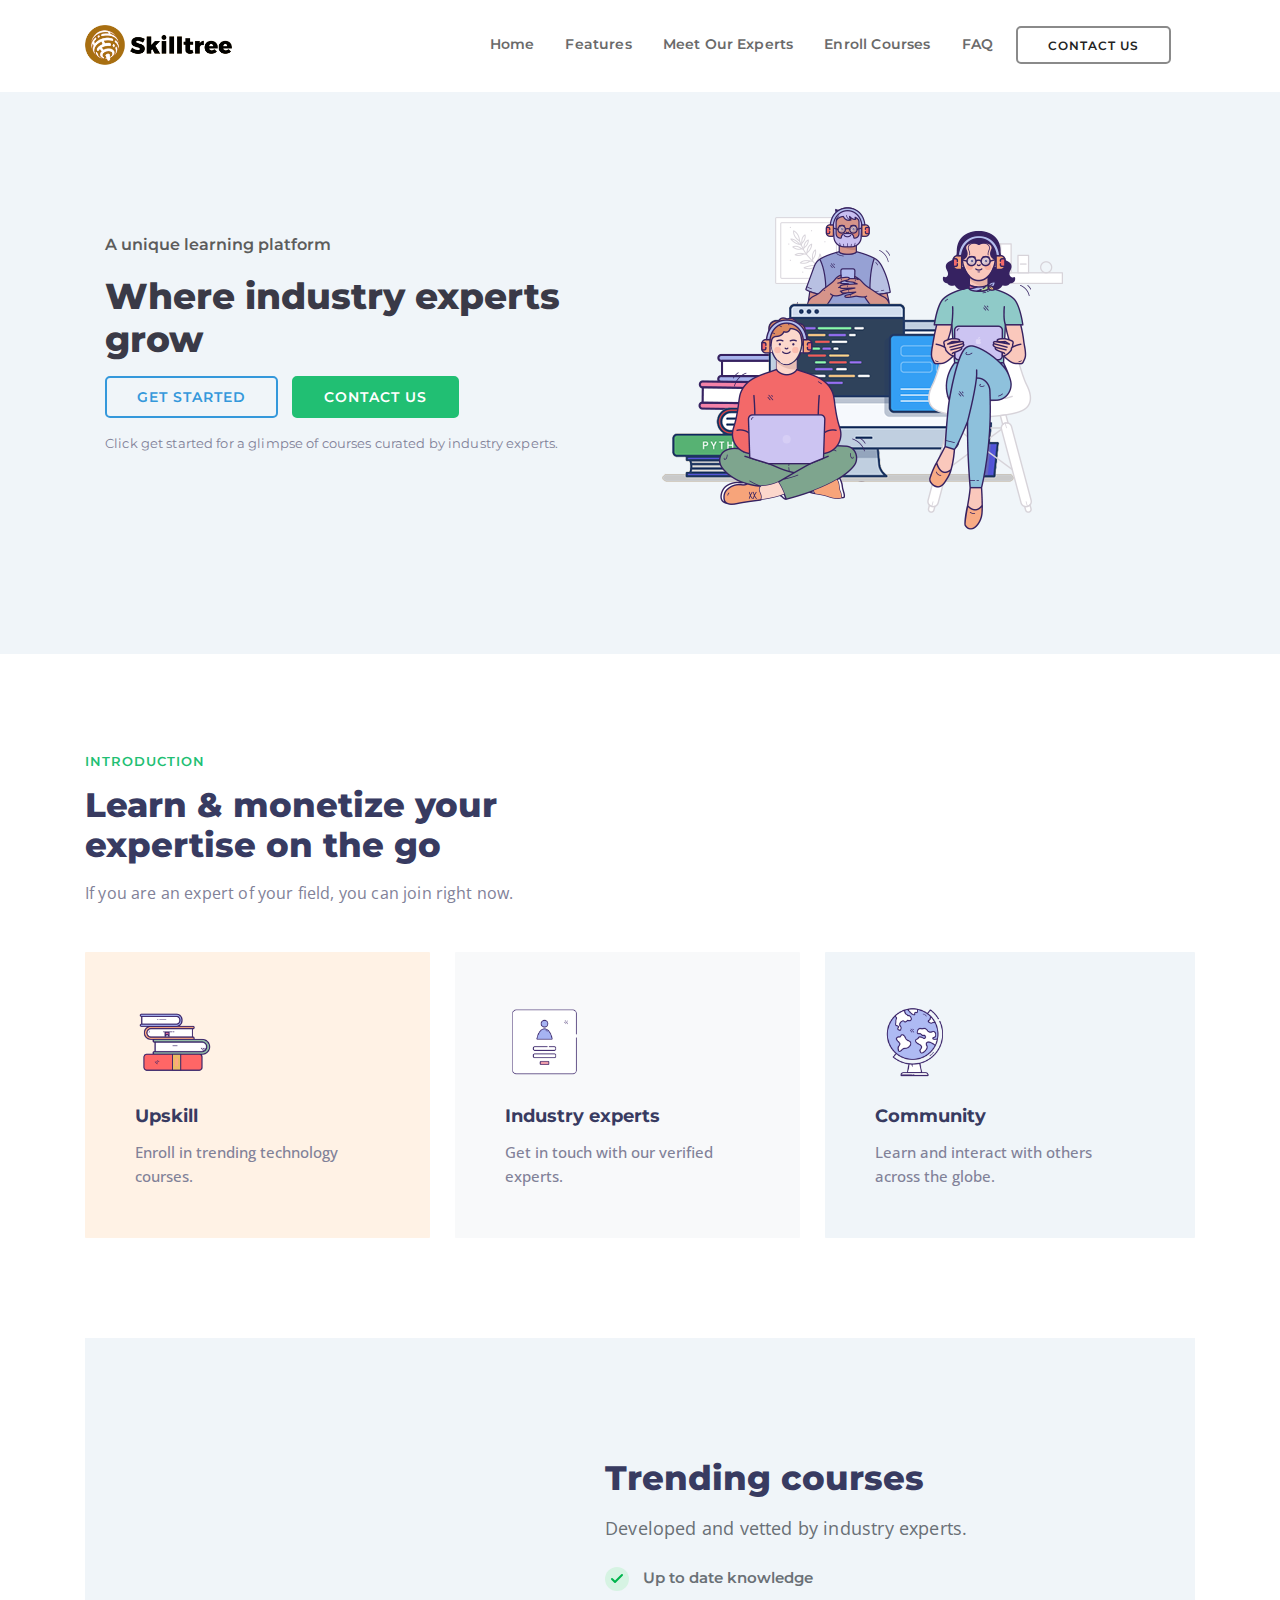
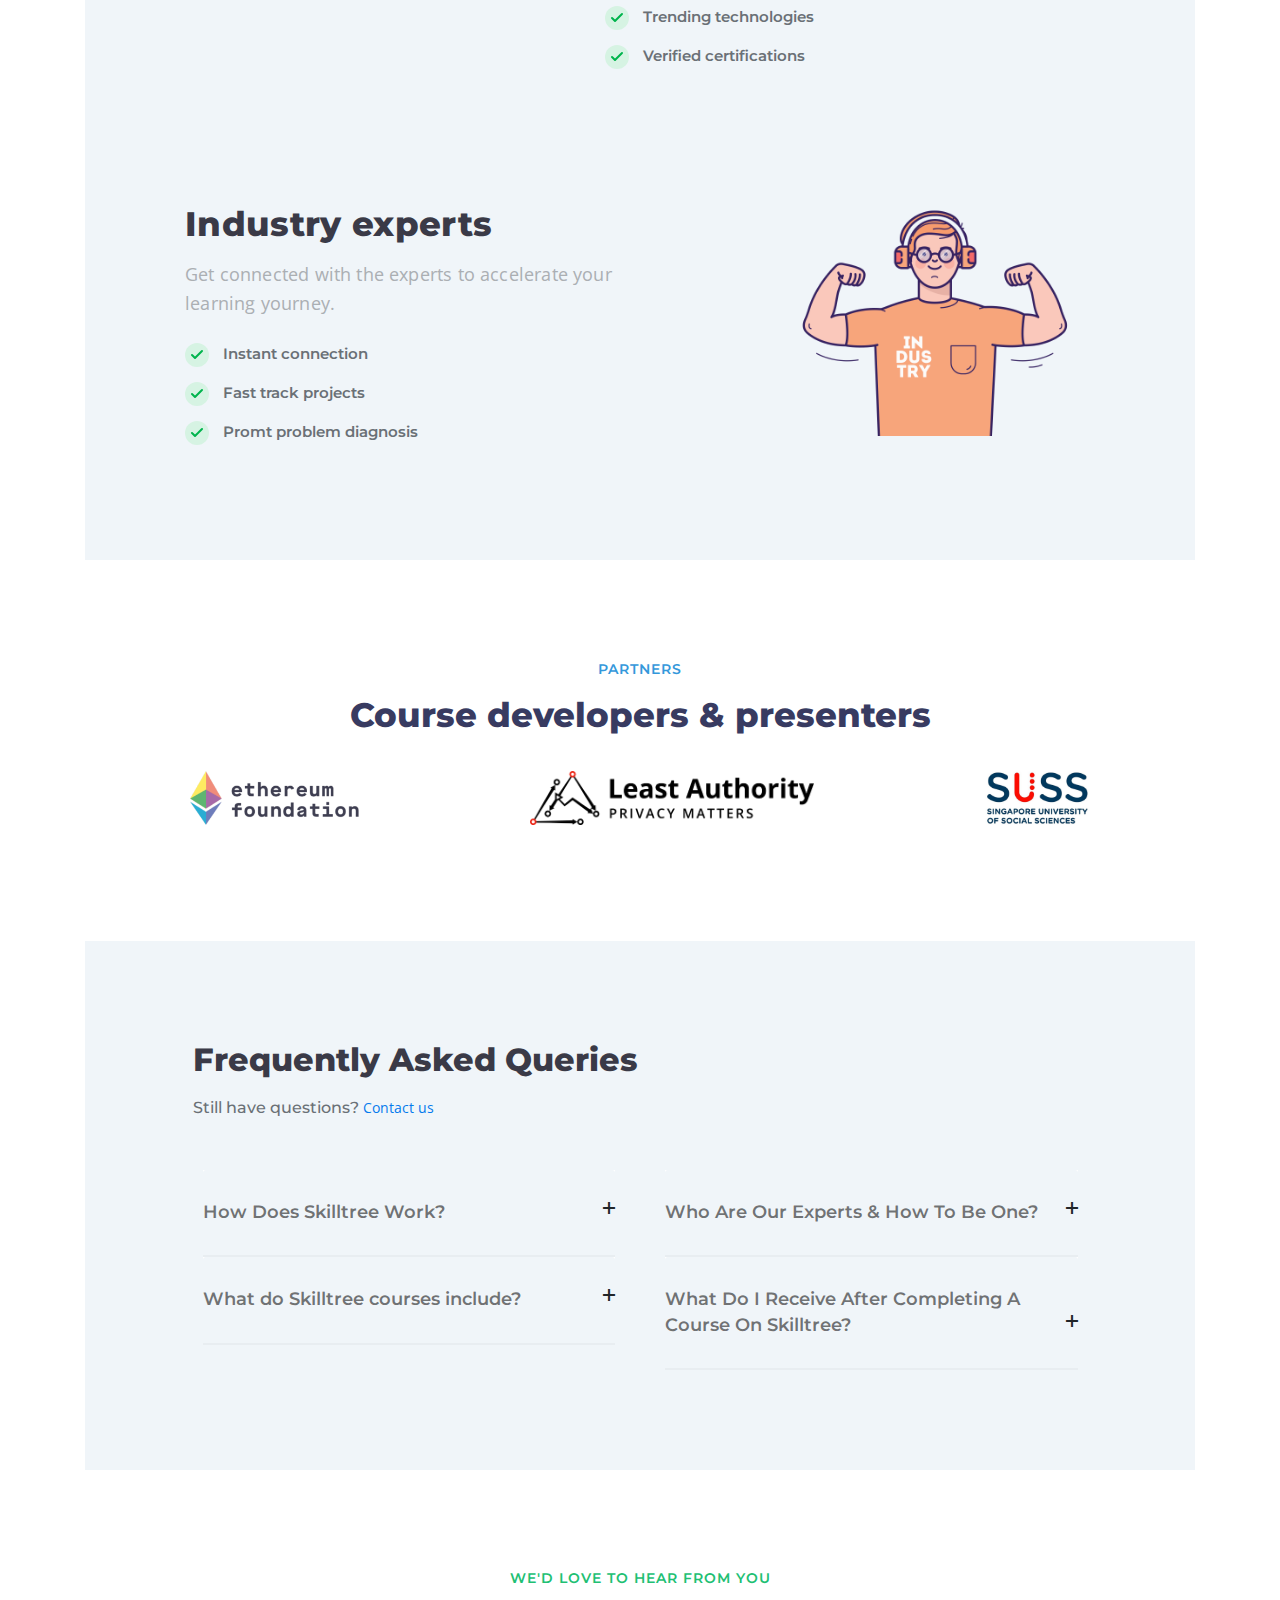
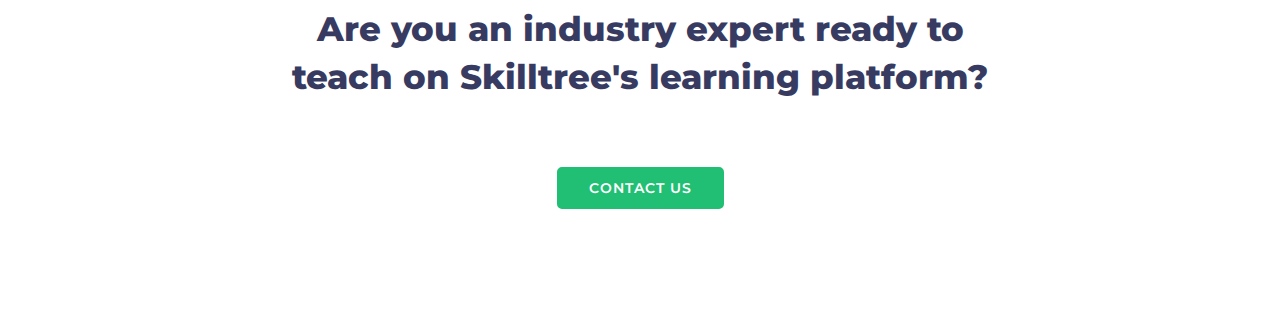
<file: index.html>
<!DOCTYPE html>
<html lang="en">
  <head>
    <meta charset="utf-8">
    <title>SkillTree</title>
    <link rel="icon" href="./assets/icons/favicon.png" type="image/png" sizes="16x16">
    <meta name="viewport" content="width=device-width, initial-scale=1">
    <meta http-equiv="X-UA-Compatible" content="IE=edge">
    <meta name="description" content="Connect Multipurpose  Landing Page Template Template">
    <meta name="keywords" content="Connect HTML Template, Connect Landing Page Template,  Landing Page Template">
    <link href="./assets/css/bootstrap.min.css" rel="stylesheet" type="text/css" media="all" />
    <link href="https://fonts.googleapis.com/css?family=Montserrat:400,500,600,700,800,900%7COpen+Sans:300,400,500" rel="stylesheet">
    <link rel="stylesheet" href="./assets/css/animate.css"> <!-- Resource style -->
    <link rel="stylesheet" href="./assets/css/owl.carousel.css">
    <link rel="stylesheet" href="./assets/css/owl.theme.css">
    <link rel="stylesheet" href="./assets/css/ionicons.min.css"> <!-- Resource style -->
    <link href="./assets/css/stylesheet.css" rel="stylesheet" type="text/css" media="all" />
    <link href="./assets/css/custom.css" rel="stylesheet" type="text/css" media="all" />
  </head>
  <body class="boxed-layout">
    <div class="wrapper">
      <div id="main">
        <!-- Navbar Section -->
<nav class="navbar navbar-expand-md navbar-light bg-light fixed-top wt-border effect-main">
    <div class="container">
      <a class="navbar-brand" href="#">
        <img class="st-logo" src="./assets/images/skilltree-web.png" alt="SkillTree" />
      </a>
      <button class="navbar-toggler" type="button" data-toggle="collapse" data-target="#navbarSupportedContent" aria-controls="navbarSupportedContent" aria-expanded="false" aria-label="Toggle navigation">
       <span class="navbar-toggler-icon"></span>
      </button>
      <div class="collapse navbar-collapse" id="navbarSupportedContent">
        <ul class="navbar-nav ml-auto navbar-right">
          <li class="nav-item"><a class="nav-link js-scroll-trigger" href="/#main">Home</a></li>
          <li class="nav-item"><a class="nav-link js-scroll-trigger" href="/#features">Features</a></li>
          <li class="nav-item"><a class="nav-link js-scroll-trigger" href="/experts.html">Meet Our Experts</a></li>
          <li class="nav-item"><a class="nav-link js-scroll-trigger" href="https://courses.skilltree.org" target="_blank">Enroll Courses</a></li>
          <!-- <li class="nav-item"><a class="nav-link js-scroll-trigger" href="#pricing">Enroll Courses</a></li> -->
          <li class="nav-item"><a class="nav-link js-scroll-trigger" href="#faqs">FAQ</a></li>
          <li><a class="btn-nav js-scroll-trigger" href="#cta">Contact Us</a></li>
        </ul>
      </div>
    </div>
  </nav><!-- Navbar End -->


        
            <div class="home">
    <div class="container">
      <div class="hero-content wow fadeIn" style="visibility: visible; animation-name: fadeIn;">
        <div class="flex-split">
          <div class="container">
            <div class="flex-inner flex-inverted align-center">
              <div class="f-image f-image-inverted">
                <img class="img-fluid" src="assets/images/head2.png" alt="Feature">
              </div>
              <div class="f-text">
                <div class="left-content">
                  <h4>A unique learning platform</h4>
                  <h2>Where industry experts grow</h2>
                  <a class="btn-action btn-outline nav-link js-scroll-trigger" href="https://courses.skilltree.org" target="_blank">Get Started</a>
                  <a class="btn-action" href="mailto:hello@skilltree.org">Contact Us</a>
                </div>
                <p class="condition_txt">Click get started for a glimpse of courses curated by industry experts.<br> </p>
              </div>
            </div>
          </div>
        </div>
      </div>
    </div>
  </div><!-- Hero End -->
        

    
        

        <!--- About Section -->
        <div class="yd-cat">
          <div class="container">
            <div class="cat-inner">
              <div class="cat-flex">
                <div class="cat2">
                  <h4>INTRODUCTION</h4>
                  <h2>Learn &amp; monetize your expertise on the go</h2>
                  <p> If you are an expert of your field, you can join right now.</p>
                </div>
              </div>
              <div class="cat-flex">
                <div class="cat1">
                  <div class="cat-item clr1">
                    <div class="cat-icon">
                      <div class="cat-img">
                        <img src="assets/images/cat1new.png" width="80" alt="Feature">
                      </div>
                    </div>
                    <div class="cat-text">
                      <h3>Upskill</h3>
                      <p>Enroll in trending technology courses.</p>
                    </div>
                  </div>
                </div>
                <div class="cat1">
                  <div class="cat-item clr2">
                    <div class="cat-icon">
                      <div class="cat-img">
                        <img src="assets/images/cat2new.png" width="80" alt="Feature">
                      </div>
                    </div>
                    <div class="cat-text">
                      <h3>Industry experts</h3>
                      <p>Get in touch with our verified experts.</p>
                    </div>
                  </div>
                </div>
                <div class="cat1">
                  <div class="cat-item clr3">
                    <div class="cat-icon">
                      <div class="cat-img">
                        <img src="assets/images/cat3new.png" width="80" alt="Feature">
                      </div>
                    </div>
                    <div class="cat-text">
                      <h3>Community</h3>
                      <p>Learn and interact with others across the globe.</p>
                    </div>
                  </div>
                </div>
              </div>
            </div>
          </div>
        </div>


        <!-- Features Section -->
        <div id="features" class="ft-flex">
          <div class="container">
            <div class="ft-inner align-center">
              <div class="ft-image wow animated" style="visibility: visible;">
                <img class="img-fluid" src="assets/images/support1.png" alt="Feature">
              </div>
              <div class="ft-text">
                <div class="ft-content">
                  <h2>Trending courses</h2>
                  <p> Developed and vetted by industry experts.</p>
                  <ul>
                    <li><img src="assets/icons/tick.svg" alt="Tick"> Up to date knowledge </li>
                    <li><img src="assets/icons/tick.svg" alt="Tick"> Trending technologies </li>
                    <li><img src="assets/icons/tick.svg" alt="Tick"> Verified certifications</li>
                  </ul>
                </div>
              </div>
            </div>

            <div class="ft-inner ft-inverted align-center">
              <div class="ft-image f-image-inverted">
                <img class="img-fluid" src="assets/images/support2.png" alt="Feature">
              </div>
              <div class="ft-text">
                <div class="ft-content">
                  <h2>Industry experts</h2>
                  <p> Get connected with the experts to accelerate your learning yourney.</p>
                  <ul>
                    <li><img src="assets/icons/tick.svg" alt="Tick"> Instant connection </li>
                    <li><img src="assets/icons/tick.svg" alt="Tick"> Fast track projects </li>
                    <li><img src="assets/icons/tick.svg" alt="Tick"> Promt problem diagnosis </li>
                  </ul>
                </div>
              </div>
            </div>
          </div>
        </div>


        <!-- Counter Section -->
        <div class="yd-stats">
          <div class="container-s">
            <div class="row text-center">
             <div class="col-sm-12">
                <div class="intro">
                  <h4>PARTNERS</h4>
                  <h2>Course developers &amp; presenters</h2>
                </div>
              </div>

              <div class="w-100 d-flex justify-content-center justify-content-md-between flex-wrap mt-4">
                <a href="https://ethereum.org" target="_blank"><img class="img-presenter align-self-center" src="assets/images/logos/ethreum_foundation.png" alt="Icon"></a>
                <a href="https://leastauthority.com/" target="_blank"><img class="img-presenter align-self-center" src="assets/images/logos/least_authority.png" alt="Icon"></a>
                <a href="https://suss.edu.sg/" target="_blank"><img class="img-presenter align-self-center" src="assets/images/logos/suss.png" alt="Icon"></a>
              </div>
            </div>
          </div>
        </div><!-- Counter Section Ends -->



        <!-- Faq Section -->
        <div id="faqs" class="yd_faqs">
          <div class="container">
            <div class="faq_inner">
              <div class="col-md-10 offset-md-1">
                <div class="faq_intro">
                  <h2>Frequently Asked Queries</h2>
                  <!-- <p>Pariatur cliche reprehenderit, enim eiusmod high life accusamus terry richardson ad squid.</p> -->
                  <h5>Still have questions?</h5> <a class="link-btm" href="mailto:info@skilltree.com">Contact us</a>
                </div>
                <div id="accordion">
                  <div class="row">
                    <div class="col-md-6 custompadding">
                      <div class="card mb-0">
                        <div class="card-header collapsed" data-toggle="collapse" href="#collapseOne">
                          <a class="card-title">How Does Skilltree Work?</a>
                        </div>
                        <div id="collapseOne" class="collapse" aria-labelledby="headingOne" data-parent="#accordion">
                          <div class="card-body">
                            <p>Skilltree's mission is to help nurture learners into experts and realise the potential of their skills. While learning plays an important role, it is paramount that the acquired knowledge can be applied. 
                              <br><br>Being more than just an extensive library of courses developed by top industry professionals, learners are presented the opportunity to interact directly with the very experts who build their courses. Through their interaction, users can clarify doubts, consult with experts on real-world projects, obtain career advice and much more.
                            </p>
                          </div>
                        </div>
                      </div>
                    </div>
                    <div class="col-md-6 custompadding">
                      <div class="card mb-0">
                        <div class="card-header collapsed" data-toggle="collapse" href="#collapseTwo">
                          <a class="card-title">Who Are Our Experts & How To Be One?</a>
                        </div>
                        <div id="collapseTwo" class="collapse" aria-labelledby="headingTwo" data-parent="#accordion">
                          <div class="card-body">
                            <p>Skilltree provides experts ranging from industry leaders to the very creators of the technology we use daily. 
                              <br><br>
                              And beyond learning from experts, learners can also earn the opportunity to join the ranks of our experts. Through a series of gruelling tests and other expert recommendations, experts can validate themselves. 
                            </p>
                          </div>
                        </div>
                      </div>
                    </div>
                    <div class="col-md-6 custompadding">
                      <div class="card mb-0">
                        <div class="card-header collapsed" data-toggle="collapse" href="#collapseThree">
                          <a class="card-title">What do Skilltree courses include?</a>
                        </div>
                        <div id="collapseThree" class="collapse" aria-labelledby="headingThree" data-parent="#accordion">
                          <div class="card-body">
                            <p>Each course on Skilltree's platform is created by industry experts and delivered using their very own pedagogical approach. 
                              Each course is typically are a series of videos, slides & text. Additionally, resources can  be added by instructors to provide an enhanced experience.
                            </p>
                          </div>
                        </div>
                      </div>
                    </div>
                    <div class="col-md-6 custompadding">
                      <div class="card mb-0">
                        <div class="card-header collapsed" data-toggle="collapse" href="#collapseFour">
                          <a class="card-title">What Do I Receive After Completing A Course On Skilltree?
                          </a>
                        </div>
                        <div id="collapseFour" class="collapse" aria-labelledby="headingThree" data-parent="#accordion">
                          <div class="card-body">
                            <p>Upon successful completion of each course on skilltree's platform, learners will receive a certificate on the ethereum blockchain documenting their accomplishment.</p>
                          </div>
                        </div>
                      </div>
                    </div>
                  </div>
                </div>
              </div>
            </div>
          </div>
        </div><!-- Faq Section End -->



        <div id="cta" class="yd_cta_box">
          <div class="container">
            <div class="cta_box">
              <div class="cta_box_inner">
                <div class="col-sm-12 col-md-12">
                  <h4>We'd love to hear from you</h4>
                  <h2>Are you an industry expert ready to teach on Skilltree's learning platform?</h2>
                  <div class="form">

                    <a href="mailto:hello@skilltree.org"  class="btn-action">Contact Us</a>

                  </div>
                </div>
              </div>
            </div>
          </div>
        </div>


        <!-- Footer -->
        
      </div> <!-- Main -->
    </div><!-- Wrapper -->


    <!-- Jquery and Js Plugins -->
    <script src="./assets/js/jquery-2.1.1.js"></script>
    <script src="./assets/js/popper.min.js"></script>
    <script src="./assets/js/bootstrap.min.js"></script>
    <script src="./assets/js/jquery.validate.min.js"></script>
    <script src="./assets/js/plugins.js"></script>
    <script src="./assets/js/custom.js"></script>
  

</body></html>
</file>
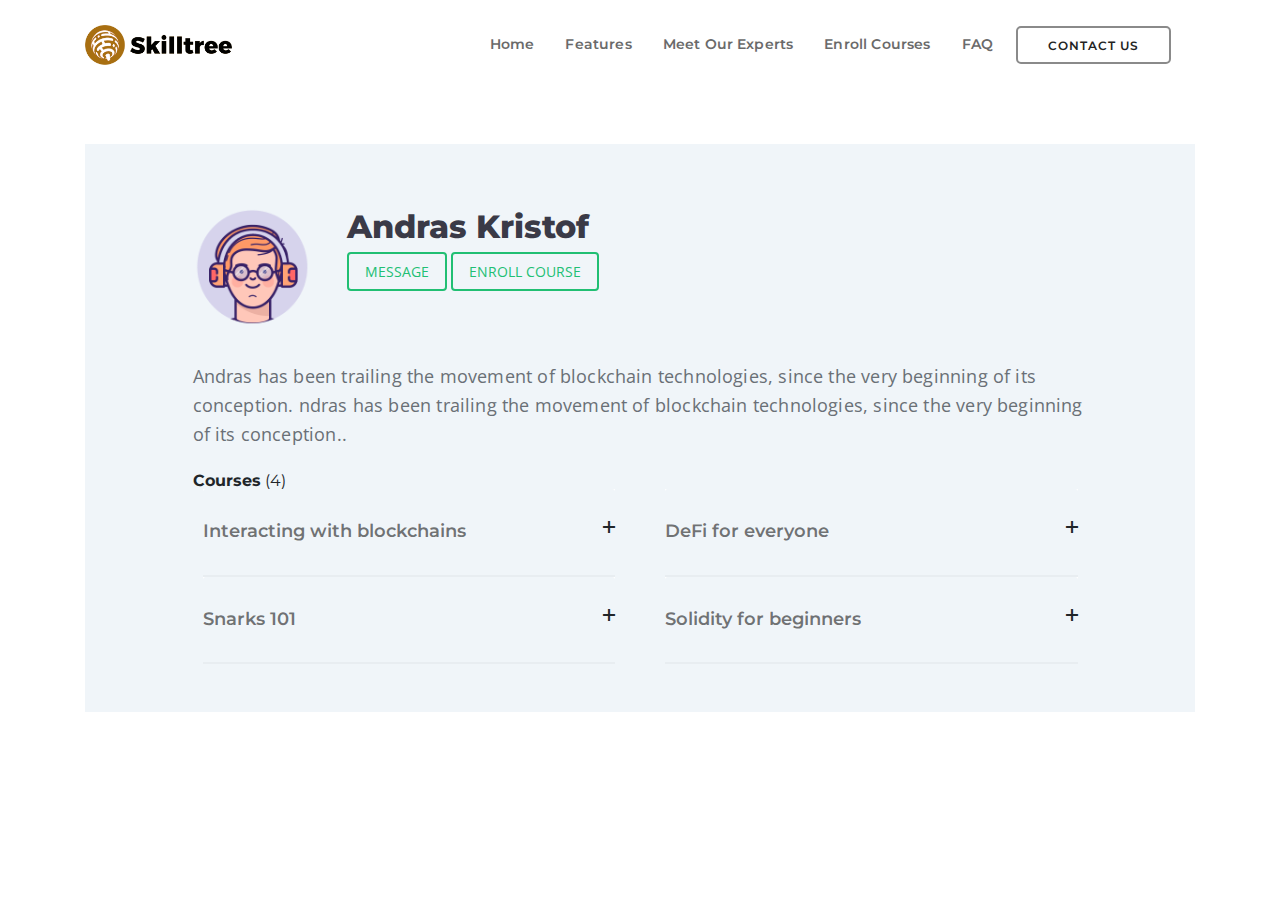
<file: expert-sub.html>
<!DOCTYPE html>
<html lang="en">
  <head>
    <meta charset="utf-8">
    <title>SkillTree</title>
    <link rel="icon" href="assets/icons/favicon.png" type="image/png" sizes="16x16">
    <meta name="viewport" content="width=device-width, initial-scale=1">
    <meta http-equiv="X-UA-Compatible" content="IE=edge">
    <meta name="description" content="Connect Multipurpose  Landing Page Template Template">
    <meta name="keywords" content="Connect HTML Template, Connect Landing Page Template,  Landing Page Template">
    <link href="assets/css/bootstrap.min.css" rel="stylesheet" type="text/css" media="all" />
    <link href="https://fonts.googleapis.com/css?family=Montserrat:400,500,600,700,800,900%7COpen+Sans:300,400,500" rel="stylesheet">
    <link rel="stylesheet" href="assets/css/animate.css"> <!-- Resource style -->
    <link rel="stylesheet" href="assets/css/owl.carousel.css">
    <link rel="stylesheet" href="assets/css/owl.theme.css">
    <link rel="stylesheet" href="assets/css/ionicons.min.css"> <!-- Resource style -->
    <link href="assets/css/stylesheet.css" rel="stylesheet" type="text/css" media="all" />
    <link href="assets/css/custom.css" rel="stylesheet" type="text/css" media="all" />
  </head>
  <body class="boxed-layout">
    <div class="wrapper">
      <!-- Navbar Section -->
      <nav class="navbar navbar-expand-md navbar-light bg-light fixed-top wt-border effect-main">
        <div class="container">
          <a class="navbar-brand" href="#">
            <img class="st-logo" src="assets/images/skilltree-web.png" alt="SkillTree" />
          </a>
          <button class="navbar-toggler" type="button" data-toggle="collapse" data-target="#navbarSupportedContent" aria-controls="navbarSupportedContent" aria-expanded="false" aria-label="Toggle navigation">
           <span class="navbar-toggler-icon"></span>
          </button>
          <div class="collapse navbar-collapse" id="navbarSupportedContent">
            <ul class="navbar-nav ml-auto navbar-right">
              <li class="nav-item"><a class="nav-link js-scroll-trigger" href="#main">Home</a></li>
              <li class="nav-item"><a class="nav-link js-scroll-trigger" href="#features">Features</a></li>
              <li class="nav-item"><a class="nav-link js-scroll-trigger" href="/experts">Meet Our Experts</a></li>
              <li class="nav-item"><a class="nav-link js-scroll-trigger" href="https://courses.skilltree.org" target="_blank">Enroll Courses</a></li>
              <!-- <li class="nav-item"><a class="nav-link js-scroll-trigger" href="#pricing">Enroll Courses</a></li> -->
              <li class="nav-item"><a class="nav-link js-scroll-trigger" href="#faqs">FAQ</a></li>
              <li><a class="btn-nav js-scroll-trigger" href="#cta">Contact Us</a></li>
            </ul>
          </div>
        </div>
      </nav><!-- Navbar End -->


      <div id="main" class="main mt-5 pt-5">
    

        <!-- Expert-->
        <div id="faqs" class="yd_faqs mt-5">
          <div class="container">
            <div class="faq_inner py-5">
              <div class="col-md-10 offset-md-1">
                
                <div class="row py-3">
                  <div class="col-sm-2">
                    <img src="assets/images/experts/cat1newMAL.png" width="120" alt="Feature">
                  </div>

                  <div class="col-sm-10 ">
                      <h2>Andras Kristof</h2>
                      <a class="btn btn-outline green nav-link" href="#" target="_blank">MESSAGE</a> <a class="btn  btn-outline green nav-link" href="#" target="_blank">ENROLL COURSE</a>
                  </div>


                </div>

                <p>Andras has been trailing the movement of blockchain technologies, since the very beginning of its conception. ndras has been trailing the movement of blockchain technologies, since the very beginning of its conception..</p>

                
                <h3><span class="font-bold">Courses</span> (4)</h3>

                <div id="accordion">
                  <div class="row">
                    <div class="col-md-6 custompadding">
                      <div class="card mb-0">
                        <div class="card-header collapsed" data-toggle="collapse" href="#collapseOne">
                          <a class="card-title">Interacting with blockchains</a>
                        </div>
                        <div id="collapseOne" class="collapse" aria-labelledby="headingOne" data-parent="#accordion">
                          <div class="card-body">
                            <p>Skilltree's mission is to help nurture learners into experts and realise the potential of their skills. While learning plays an important role, it is paramount that the acquired knowledge can be applied. 
                                <br><br>Being more than just an extensive library of courses developed by top industry professionals, learners are presented the opportunity to interact directly with the very experts who build their courses. Through their interaction, users can clarify doubts, consult with experts on real-world projects, obtain career advice and much more.
                            </p>
                          </div>
                        </div>
                      </div>
                    </div>
                    <div class="col-md-6 custompadding">
                      <div class="card mb-0">
                        <div class="card-header collapsed" data-toggle="collapse" href="#collapseTwo">
                          <a class="card-title">DeFi for everyone</a>
                        </div>
                        <div id="collapseTwo" class="collapse" aria-labelledby="headingTwo" data-parent="#accordion">
                          <div class="card-body">
                            <p>Skilltree provides experts ranging from industry leaders to the very creators of the technology we use daily. 
                              <br><br>
                              And beyond learning from experts, learners can also earn the opportunity to join the ranks of our experts. Through a series of gruelling tests and other expert recommendations, experts can validate themselves. 
                            </p>
                          </div>
                        </div>
                      </div>
                    </div>
                    <div class="col-md-6 custompadding">
                      <div class="card mb-0">
                        <div class="card-header collapsed" data-toggle="collapse" href="#collapseThree">
                          <a class="card-title">Snarks 101</a>
                        </div>
                        <div id="collapseThree" class="collapse" aria-labelledby="headingThree" data-parent="#accordion">
                          <div class="card-body">
                            <p>Each course on Skilltree's platform is created by industry experts and delivered using their very own pedagogical approach. 
                              Each course is typically are a series of videos, slides & text. Additionally, resources can  be added by instructors to provide an enhanced experience.
                            </p>
                          </div>
                        </div>
                      </div>
                    </div>
                    <div class="col-md-6 custompadding">
                      <div class="card mb-0">
                        <div class="card-header collapsed" data-toggle="collapse" href="#collapseFour">
                          <a class="card-title">Solidity for beginners
                          </a>
                        </div>
                        <div id="collapseFour" class="collapse" aria-labelledby="headingThree" data-parent="#accordion">
                          <div class="card-body">
                            <p>Upon successful completion of each course on skilltree's platform, learners will receive a certificate on the ethereum blockchain documenting their accomplishment.</p>
                          </div>
                        </div>
                      </div>
                    </div>
                  </div>
                </div>
              </div>
            </div>
          </div>
        </div><!-- Faq Section End -->


      </div> <!-- Main -->
    </div><!-- Wrapper -->


    <!-- Jquery and Js Plugins -->
    <script src="assets/js/jquery-2.1.1.js"></script>
    <script src="assets/js/popper.min.js"></script>
    <script src="assets/js/bootstrap.min.js"></script>
    <script src="assets/js/jquery.validate.min.js"></script>
    <script src="assets/js/plugins.js"></script>
    <script src="assets/js/custom.js"></script>
  

</body></html>
</file>
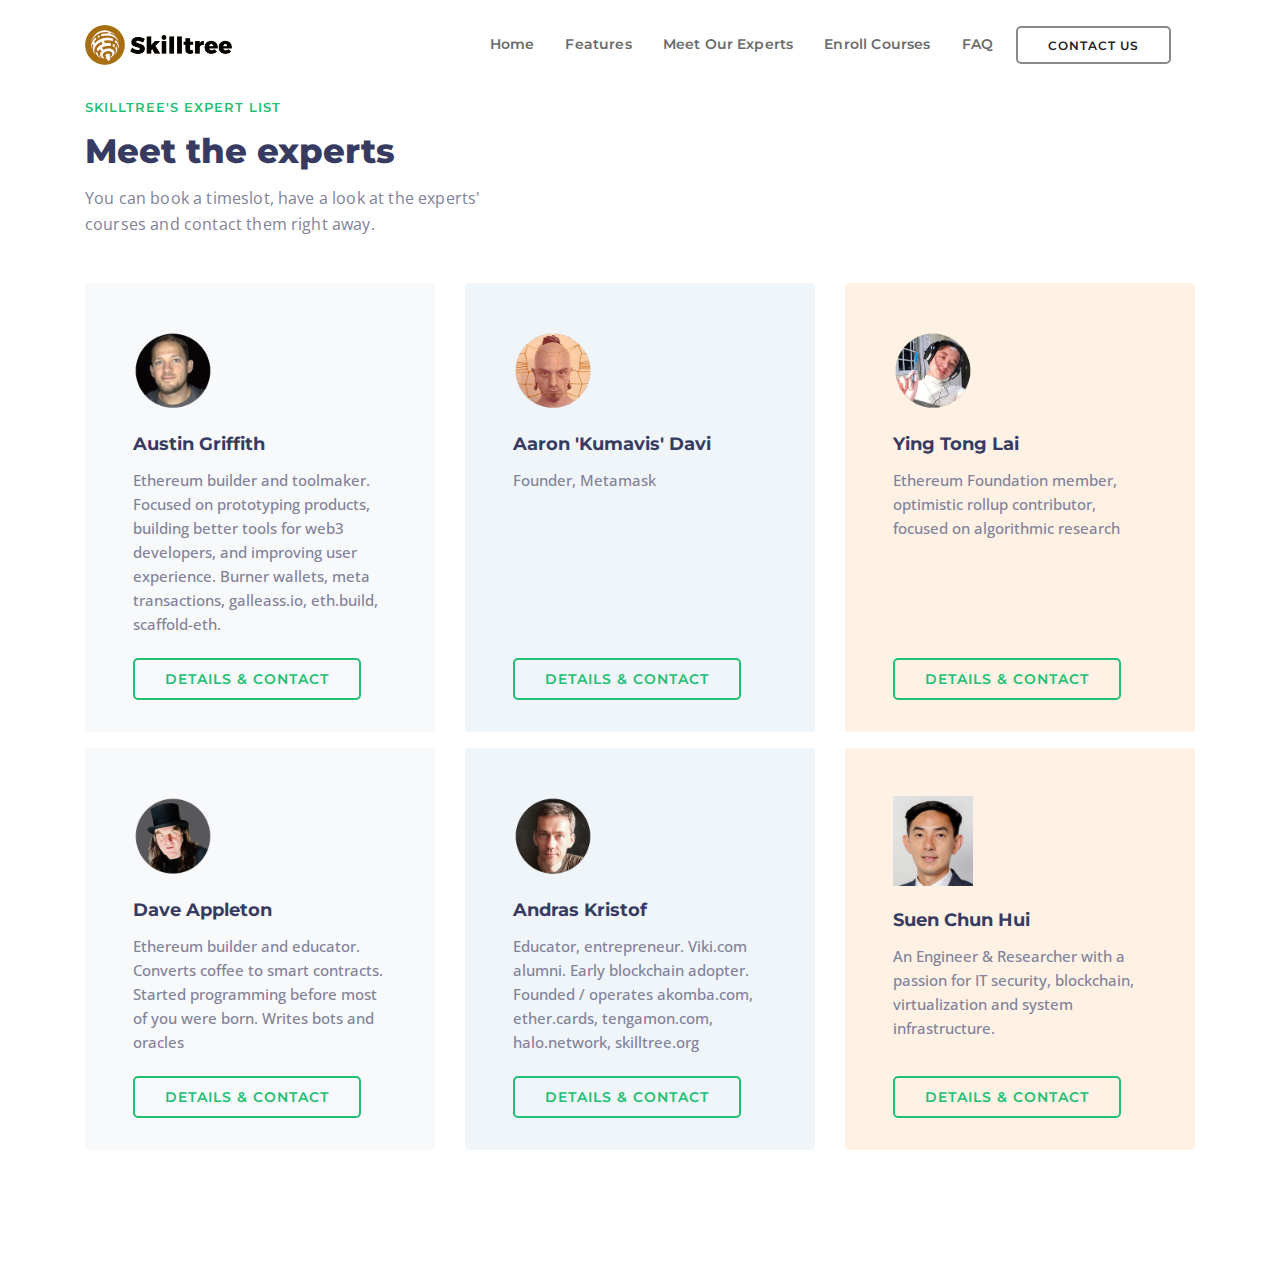
<file: experts.html>
<!DOCTYPE html>
<html lang="en">
  <head>
    <meta charset="utf-8">
    <title>SkillTree</title>
    <link rel="icon" href="./assets/icons/favicon.png" type="image/png" sizes="16x16">
    <meta name="viewport" content="width=device-width, initial-scale=1">
    <meta http-equiv="X-UA-Compatible" content="IE=edge">
    <meta name="description" content="Connect Multipurpose  Landing Page Template Template">
    <meta name="keywords" content="Connect HTML Template, Connect Landing Page Template,  Landing Page Template">
    <link href="./assets/css/bootstrap.min.css" rel="stylesheet" type="text/css" media="all" />
    <link href="https://fonts.googleapis.com/css?family=Montserrat:400,500,600,700,800,900%7COpen+Sans:300,400,500" rel="stylesheet">
    <link rel="stylesheet" href="./assets/css/animate.css"> <!-- Resource style -->
    <link rel="stylesheet" href="./assets/css/owl.carousel.css">
    <link rel="stylesheet" href="./assets/css/owl.theme.css">
    <link rel="stylesheet" href="./assets/css/ionicons.min.css"> <!-- Resource style -->
    <link href="./assets/css/stylesheet.css" rel="stylesheet" type="text/css" media="all" />
    <link href="./assets/css/custom.css" rel="stylesheet" type="text/css" media="all" />
  </head>
  <body class="boxed-layout">
    <div class="wrapper">
      <div id="main">
        <!-- Navbar Section -->
<nav class="navbar navbar-expand-md navbar-light bg-light fixed-top wt-border effect-main">
    <div class="container">
      <a class="navbar-brand" href="#">
        <img class="st-logo" src="./assets/images/skilltree-web.png" alt="SkillTree" />
      </a>
      <button class="navbar-toggler" type="button" data-toggle="collapse" data-target="#navbarSupportedContent" aria-controls="navbarSupportedContent" aria-expanded="false" aria-label="Toggle navigation">
       <span class="navbar-toggler-icon"></span>
      </button>
      <div class="collapse navbar-collapse" id="navbarSupportedContent">
        <ul class="navbar-nav ml-auto navbar-right">
          <li class="nav-item"><a class="nav-link js-scroll-trigger" href="/#main">Home</a></li>
          <li class="nav-item"><a class="nav-link js-scroll-trigger" href="/#features">Features</a></li>
          <li class="nav-item"><a class="nav-link js-scroll-trigger" href="/experts.html">Meet Our Experts</a></li>
          <li class="nav-item"><a class="nav-link js-scroll-trigger" href="https://courses.skilltree.org" target="_blank">Enroll Courses</a></li>
          <!-- <li class="nav-item"><a class="nav-link js-scroll-trigger" href="#pricing">Enroll Courses</a></li> -->
          <li class="nav-item"><a class="nav-link js-scroll-trigger" href="#faqs">FAQ</a></li>
          <li><a class="btn-nav js-scroll-trigger" href="#cta">Contact Us</a></li>
        </ul>
      </div>
    </div>
  </nav><!-- Navbar End -->


        

    
        

<!--- Experts Section -->
<div class="yd-cat" id="experts">
    <div class="container">
      <div class="cat-inner">
        <div class="cat-flex">
          <div class="cat2">
            <h4>SkillTree's expert list</h4>
            <h2>Meet the experts</h2>
            <p> You can book a timeslot, have a look at the experts' courses and contact them right away.</p>
          </div>
        </div>

        <div class="row">
          
            
            <div class="col-md4-4 col-lg-4 col-sm d-flex mb-3">
              <div class="exp-card card card-body flex-fill p-5 border-0 bg2">
                <div class="cat-icon">
                    <div class="cat-img">
                      <img src="assets/images/experts/avatar_austin.png" width="80" alt="Feature">
                    </div>
                  </div>
                  <div class="cat-text mb-5">
                    <h3>Austin Griffith</h3>
                    <p>Ethereum builder and toolmaker. Focused on prototyping products, building better tools for web3 developers, and improving user experience. Burner wallets, meta transactions, galleass.io, eth.build, scaffold-eth.</p>
                  </div>
                  <a class="btn-action btn-outline nav-link green" href="/experts/expert_0.html">Details & Contact</a>
              </div>
            </div>
          
            
            <div class="col-md4-4 col-lg-4 col-sm d-flex mb-3">
              <div class="exp-card card card-body flex-fill p-5 border-0 bg3">
                <div class="cat-icon">
                    <div class="cat-img">
                      <img src="assets/images/experts/avatar_kumavis.png" width="80" alt="Feature">
                    </div>
                  </div>
                  <div class="cat-text mb-5">
                    <h3>Aaron 'Kumavis' Davi</h3>
                    <p>Founder, Metamask</p>
                  </div>
                  <a class="btn-action btn-outline nav-link green" href="/experts/expert_1.html">Details & Contact</a>
              </div>
            </div>
          
            
            <div class="col-md4-4 col-lg-4 col-sm d-flex mb-3">
              <div class="exp-card card card-body flex-fill p-5 border-0 bg1">
                <div class="cat-icon">
                    <div class="cat-img">
                      <img src="assets/images/experts/avatar_yt.png" width="80" alt="Feature">
                    </div>
                  </div>
                  <div class="cat-text mb-5">
                    <h3>Ying Tong Lai</h3>
                    <p>Ethereum Foundation member, optimistic rollup contributor, focused on algorithmic research</p>
                  </div>
                  <a class="btn-action btn-outline nav-link green" href="/experts/expert_2.html">Details & Contact</a>
              </div>
            </div>
          
            
            <div class="col-md4-4 col-lg-4 col-sm d-flex mb-3">
              <div class="exp-card card card-body flex-fill p-5 border-0 bg2">
                <div class="cat-icon">
                    <div class="cat-img">
                      <img src="assets/images/experts/avatar_dave.png" width="80" alt="Feature">
                    </div>
                  </div>
                  <div class="cat-text mb-5">
                    <h3>Dave Appleton</h3>
                    <p>Ethereum builder and educator. Converts coffee to smart contracts. Started programming before most of you were born. Writes bots and oracles</p>
                  </div>
                  <a class="btn-action btn-outline nav-link green" href="/experts/expert_3.html">Details & Contact</a>
              </div>
            </div>
          
            
            <div class="col-md4-4 col-lg-4 col-sm d-flex mb-3">
              <div class="exp-card card card-body flex-fill p-5 border-0 bg3">
                <div class="cat-icon">
                    <div class="cat-img">
                      <img src="assets/images/experts/avatar_andras.png" width="80" alt="Feature">
                    </div>
                  </div>
                  <div class="cat-text mb-5">
                    <h3>Andras Kristof</h3>
                    <p>Educator, entrepreneur. Viki.com alumni. Early blockchain adopter. Founded / operates akomba.com, ether.cards, tengamon.com, halo.network, skilltree.org</p>
                  </div>
                  <a class="btn-action btn-outline nav-link green" href="/experts/expert_4.html">Details & Contact</a>
              </div>
            </div>
          
            
            <div class="col-md4-4 col-lg-4 col-sm d-flex mb-3">
              <div class="exp-card card card-body flex-fill p-5 border-0 bg1">
                <div class="cat-icon">
                    <div class="cat-img">
                      <img src="assets/images/experts/chun_hui.jpg" width="80" alt="Feature">
                    </div>
                  </div>
                  <div class="cat-text mb-5">
                    <h3>Suen Chun Hui</h3>
                    <p>An Engineer & Researcher with a passion for IT security, blockchain, virtualization and system infrastructure.</p>
                  </div>
                  <a class="btn-action btn-outline nav-link green" href="/experts/expert_5.html">Details & Contact</a>
              </div>
            </div>
          
          </div>

      </div>
    </div>
  </div>



        <!-- Footer -->
        
      </div> <!-- Main -->
    </div><!-- Wrapper -->


    <!-- Jquery and Js Plugins -->
    <script src="./assets/js/jquery-2.1.1.js"></script>
    <script src="./assets/js/popper.min.js"></script>
    <script src="./assets/js/bootstrap.min.js"></script>
    <script src="./assets/js/jquery.validate.min.js"></script>
    <script src="./assets/js/plugins.js"></script>
    <script src="./assets/js/custom.js"></script>
  

</body></html>
</file>
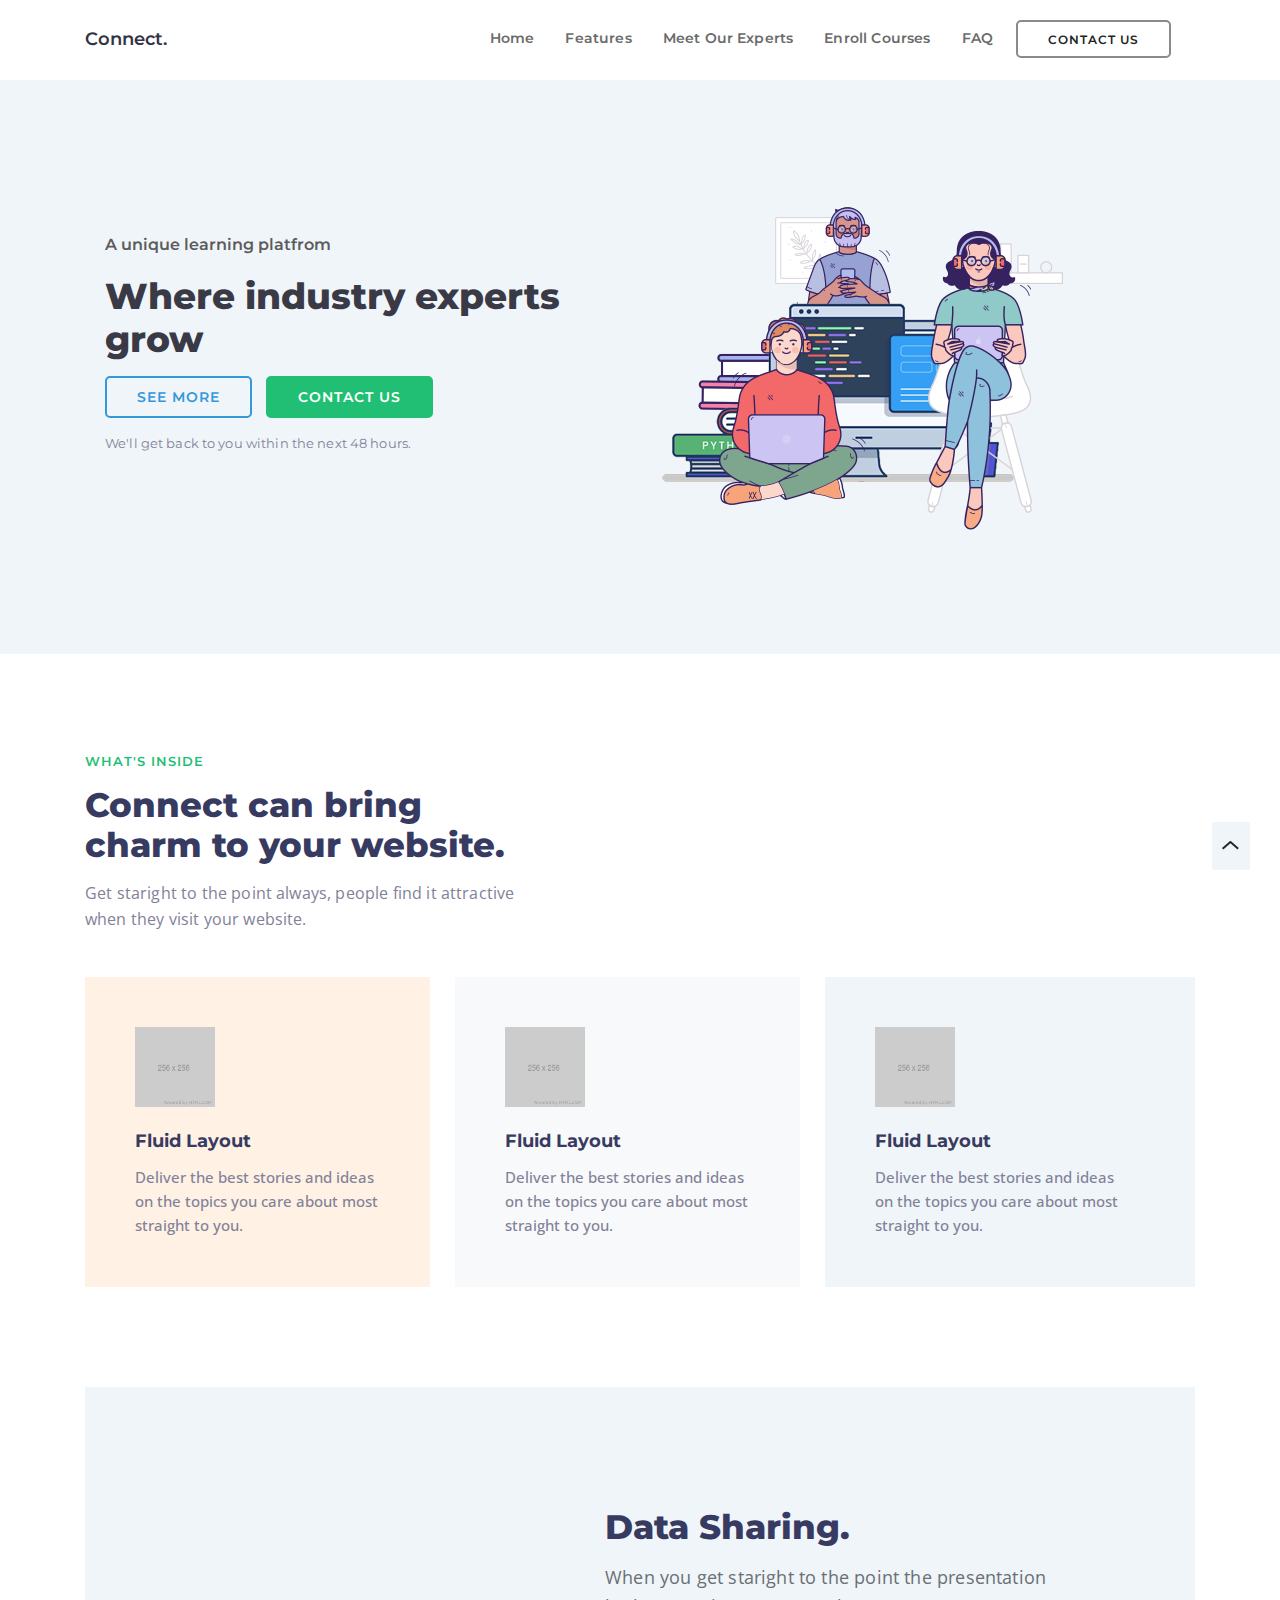
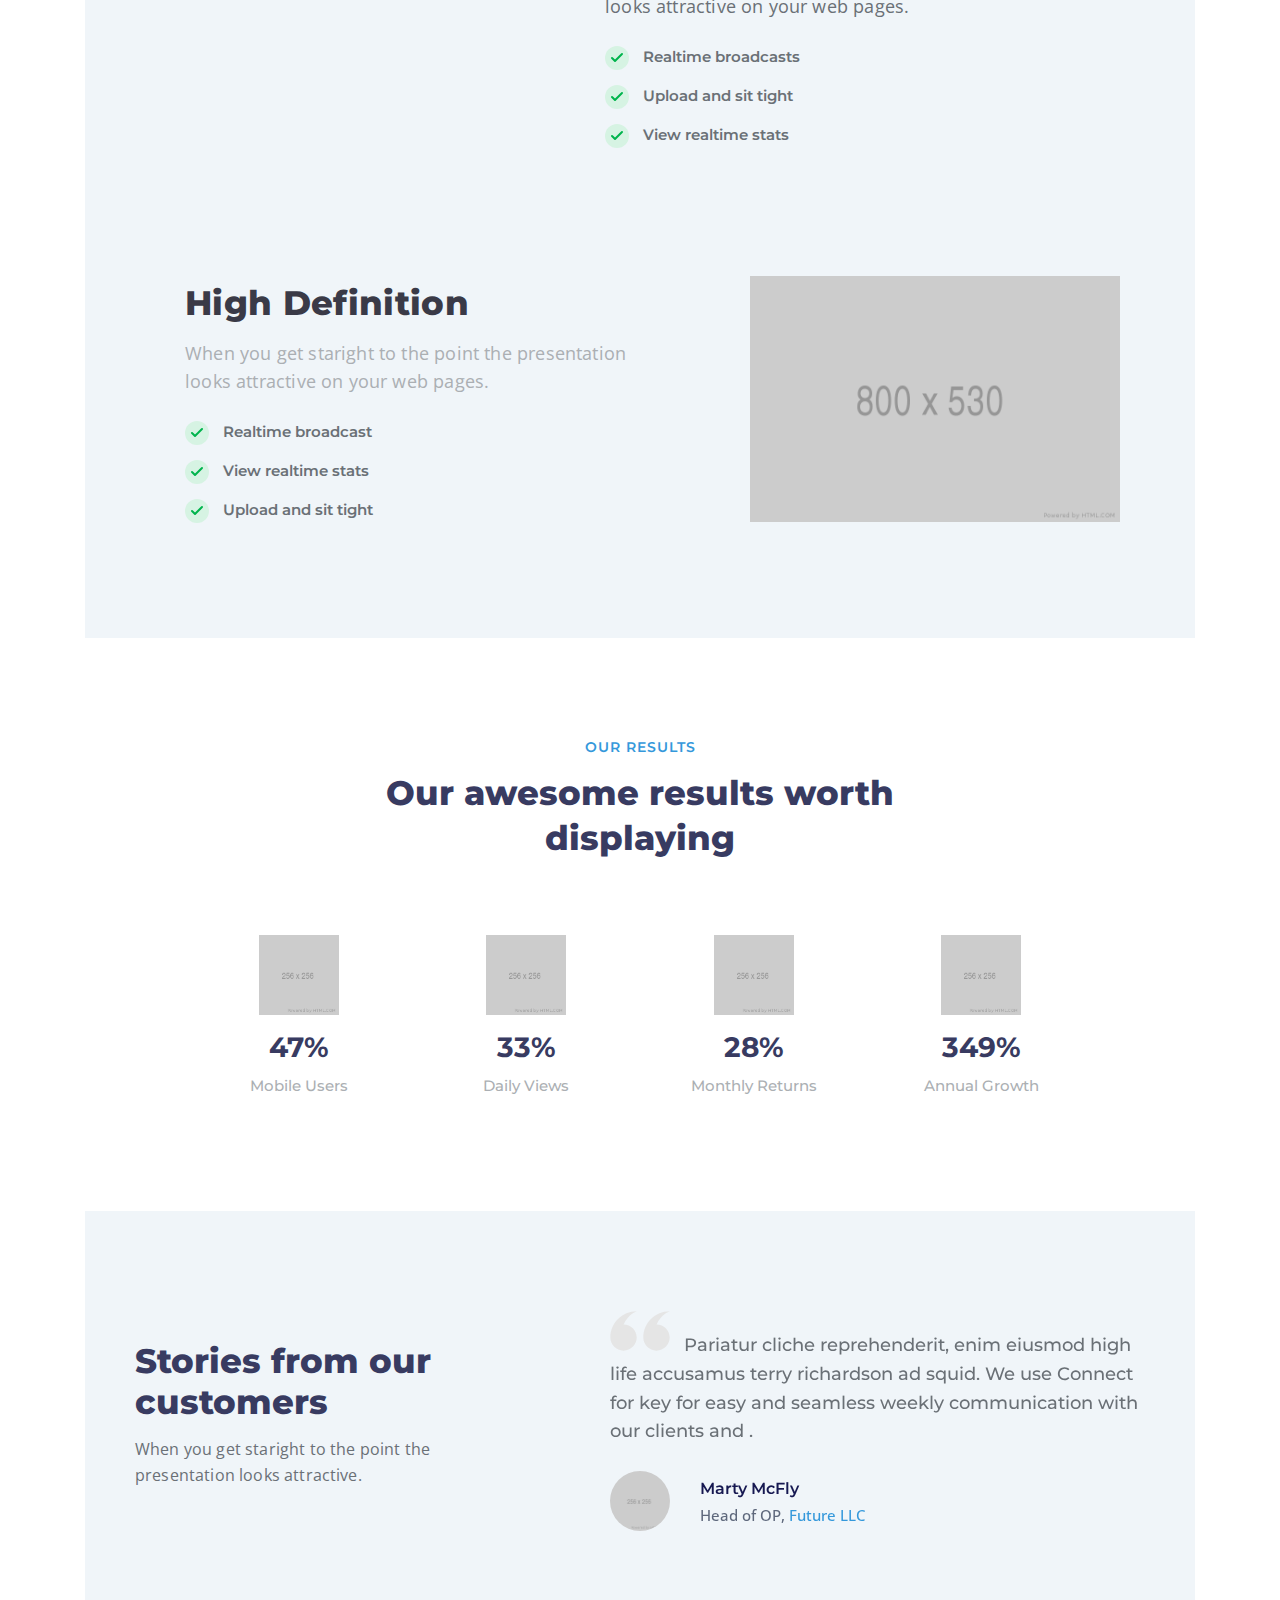
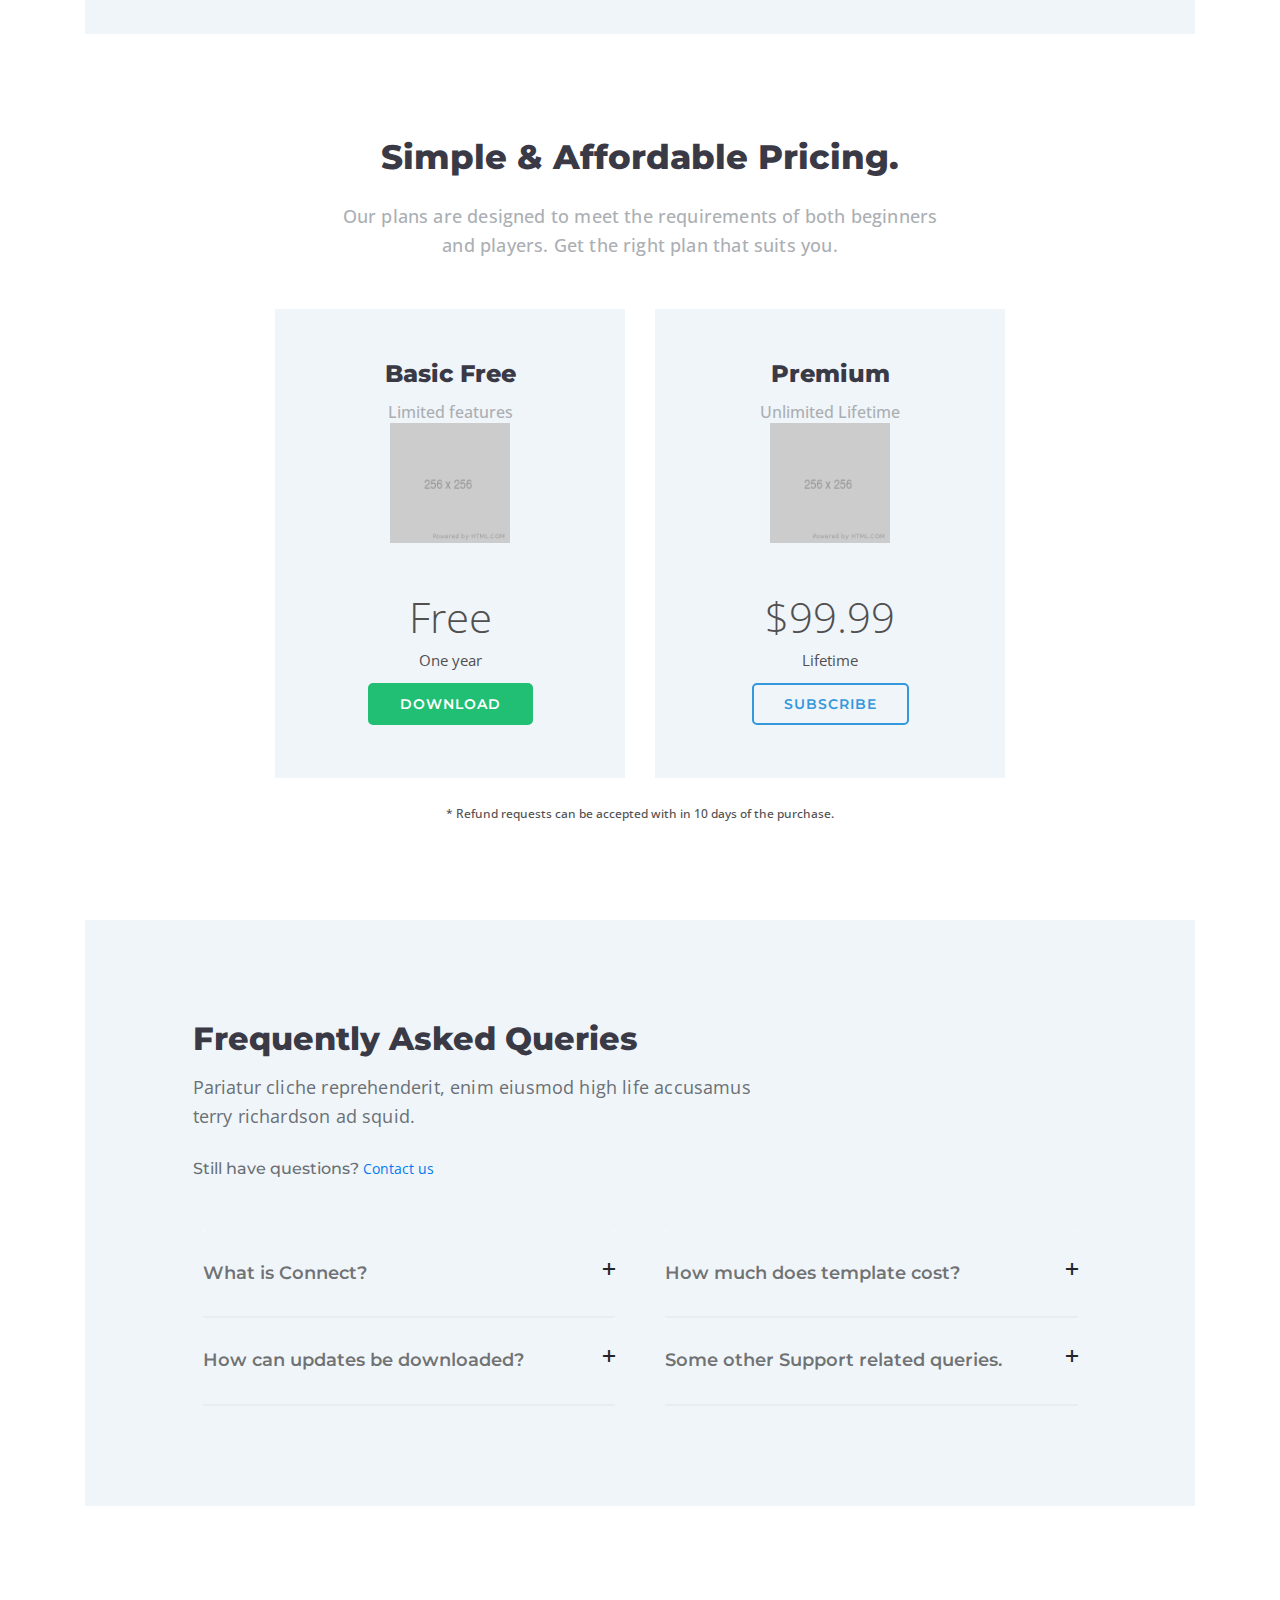
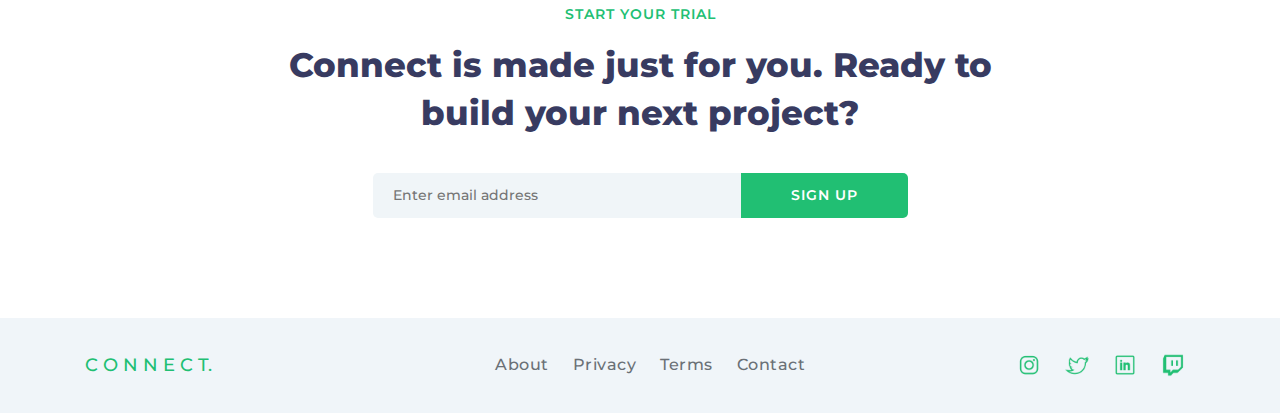
<file: index_orig.html>
<!DOCTYPE html>
<html lang="en">
  <head>
    <meta charset="utf-8">
    <title>Connect - Personal Portfolio Template</title>
    <link rel="icon" href="assets/icons/favicon.png" type="image/png" sizes="16x16">
    <meta name="viewport" content="width=device-width, initial-scale=1">
    <meta http-equiv="X-UA-Compatible" content="IE=edge">
    <meta name="description" content="Connect Multipurpose  Landing Page Template Template">
    <meta name="keywords" content="Connect HTML Template, Connect Landing Page Template,  Landing Page Template">
    <link href="assets/css/bootstrap.min.css" rel="stylesheet" type="text/css" media="all" />
    <link href="https://fonts.googleapis.com/css?family=Montserrat:400,500,600,700,800,900%7COpen+Sans:300,400,500" rel="stylesheet">
    <link rel="stylesheet" href="assets/css/animate.css"> <!-- Resource style -->
    <link rel="stylesheet" href="assets/css/owl.carousel.css">
    <link rel="stylesheet" href="assets/css/owl.theme.css">
    <link rel="stylesheet" href="assets/css/ionicons.min.css"> <!-- Resource style -->
    <link href="assets/css/stylesheet.css" rel="stylesheet" type="text/css" media="all" />
  </head>
  <body class="boxed-layout">
    <div class="wrapper">
      <!-- Navbar Section -->
      <nav class="navbar navbar-expand-md navbar-light bg-light fixed-top wt-border">
        <div class="container">
          <a class="navbar-brand" href="#">Connect.</a>
          <button class="navbar-toggler" type="button" data-toggle="collapse" data-target="#navbarSupportedContent" aria-controls="navbarSupportedContent" aria-expanded="false" aria-label="Toggle navigation">
           <span class="navbar-toggler-icon"></span>
          </button>
          <div class="collapse navbar-collapse" id="navbarSupportedContent">
            <ul class="navbar-nav ml-auto navbar-right">
              <li class="nav-item"><a class="nav-link js-scroll-trigger" href="#main">Home</a></li>
              <li class="nav-item"><a class="nav-link js-scroll-trigger" href="#features">Features</a></li>
              <li class="nav-item"><a class="nav-link js-scroll-trigger" href="#reviews">Meet Our Experts</a></li>
              <li class="nav-item"><a class="nav-link js-scroll-trigger" href="#pricing">Enroll Courses</a></li>
              <li class="nav-item"><a class="nav-link js-scroll-trigger" href="#faqs">FAQ</a></li>
              <li><a class="btn-nav js-scroll-trigger" href="#cta">Contact Us</a></li>
            </ul>
          </div>
        </div>
      </nav><!-- Navbar End -->


      <div id="main" class="main">
        <div class="home">
          <div class="container">
            <div class="hero-content wow fadeIn">
              <div class="flex-split">
                <div class="container">
                  <div class="flex-inner flex-inverted align-center">
                    <div class="f-image f-image-inverted">
                      <img class="img-fluid" src="assets/images/head2.png" alt="Feature">
                    </div>
                    <div class="f-text">
                      <div class="left-content">
                        <h4>A unique learning platfrom</h4>
                        <h2>Where industry experts grow</h2>
                        <a class="btn-action btn-outline nav-link js-scroll-trigger" href="#features">See More</a>
                        <a class="btn-action" href="#">Contact Us</a>
                      </div>
                      <p class="condition_txt">We'll get back to you within the next 48 hours.</p>
                    </div>
                  </div>
                </div>
              </div>
            </div>
          </div>
        </div><!-- Hero End -->


        <!--- About Section -->
        <div class="yd-cat">
          <div class="container">
            <div class="cat-inner">
              <div class="cat-flex">
                <div class="cat2">
                  <h4>What's inside</h4>
                  <h2>Connect can bring charm to your website.</h2>
                  <p> Get staright to the point always, people find it attractive when they visit your website.</p>
                </div>
              </div>
              <div class="cat-flex">
                <div class="cat1">
                  <div class="cat-item clr1">
                    <div class="cat-icon">
                      <div class="cat-img">
                        <img src="assets/icons/cat1.png" width="80" alt="Feature">
                      </div>
                    </div>
                    <div class="cat-text">
                      <h3>Fluid Layout</h3>
                      <p>Deliver the best stories and ideas on the topics you care about most straight to you.</p>
                    </div>
                  </div>
                </div>
                <div class="cat1">
                  <div class="cat-item clr2">
                    <div class="cat-icon">
                      <div class="cat-img">
                        <img src="assets/icons/cat2.png" width="80" alt="Feature">
                      </div>
                    </div>
                    <div class="cat-text">
                      <h3>Fluid Layout</h3>
                      <p>Deliver the best stories and ideas on the topics you care about most straight to you.</p>
                    </div>
                  </div>
                </div>
                <div class="cat1">
                  <div class="cat-item clr3">
                    <div class="cat-icon">
                      <div class="cat-img">
                        <img src="assets/icons/cat3.png" width="80" alt="Feature">
                      </div>
                    </div>
                    <div class="cat-text">
                      <h3>Fluid Layout</h3>
                      <p>Deliver the best stories and ideas on the topics you care about most straight to you.</p>
                    </div>
                  </div>
                </div>
              </div>
            </div>
          </div>
        </div>


        <!-- Features Section -->
        <div id="features" class="ft-flex">
          <div class="container">
            <div class="ft-inner align-center">
              <div class="ft-image wow">
                <img class="img-fluid" src="assets/images/support.png" alt="Feature">
              </div>
              <div class="ft-text">
                <div class="ft-content">
                  <h2>Data Sharing.</h2>
                  <p> When you get staright to the point the presentation looks attractive on your web pages.</p>
                  <ul>
                    <li><img src="assets/icons/tick.svg" alt="Tick"> Realtime broadcasts </li>
                    <li><img src="assets/icons/tick.svg" alt="Tick"> Upload and sit tight </li>
                    <li><img src="assets/icons/tick.svg" alt="Tick"> View realtime stats</li>
                  </ul>
                </div>
              </div>
            </div>

            <div class="ft-inner ft-inverted align-center">
              <div class="ft-image f-image-inverted">
                <img class="img-fluid" src="assets/images/write.png" alt="Feature">
              </div>
              <div class="ft-text">
                <div class="ft-content">
                  <h2>High Definition</h2>
                  <p> When you get staright to the point the presentation looks attractive on your web pages.</p>
                  <ul>
                    <li><img src="assets/icons/tick.svg" alt="Tick"> Realtime broadcast </li>
                    <li><img src="assets/icons/tick.svg" alt="Tick"> View realtime stats </li>
                    <li><img src="assets/icons/tick.svg" alt="Tick"> Upload and sit tight </li>
                  </ul>
                </div>
              </div>
            </div>
          </div>
        </div>


        <!-- Counter Section -->
        <div class="yd-stats">
          <div class="container-s">
            <div class="row text-center">
             <div class="col-sm-12">
                <div class="intro">
                  <h4>OUR RESULTS</h4>
                  <h2>Our awesome results worth displaying</h2>
                </div>
              </div>
              <div class="col-6 col-sm-3">
                <div class="counter-up">
                  <div class="counter-icon">
                    <img src="assets/icons/f1.png" alt="Icon">
                  </div>
                   <h3><span class="counter">47</span>%</h3>
                  <div class="counter-text">
                    <h2>Mobile Users</h2>
                  </div>
                </div>
              </div>
              <div class="col-6 col-sm-3">
                <div class="counter-up">
                  <div class="counter-icon">
                    <img src="assets/icons/f2.png" alt="Icon">
                  </div>
                   <h3><span class="counter">33</span>%</h3>
                  <div class="counter-text">
                    <h2>Daily Views</h2>
                  </div>
                </div>
              </div>
              <div class="col-6 col-sm-3">
                <div class="counter-up">
                  <div class="counter-icon">
                    <img src="assets/icons/f3.png" alt="Icon">
                  </div>
                   <h3><span class="counter">28</span>%</h3>
                  <div class="counter-text">
                    <h2>Monthly Returns</h2>
                  </div>
                </div>
              </div>
              <div class="col-6 col-sm-3">
                <div class="counter-up">
                  <div class="counter-icon">
                    <img src="assets/icons/f4.png" alt="Icon">
                  </div>
                  <h3><span class="counter">349</span>%</h3>
                  <div class="counter-text">
                    <h2>Annual Growth</h2>
                  </div>
                </div>
              </div>
            </div>
          </div>
        </div><!-- Counter Section Ends -->


        <!-- YD Flex Grid Section -->
        <div id="reviews" class="yd_reviews">
          <div class="container">
            <div class="yd_rev_inner">
              <div class="row">
                <div class="col-md-5">
                  <div class="rev-intro">
                    <h2>Stories from our customers</h2>
                    <p> When you get staright to the point the presentation looks attractive.</p>
                  </div>
                </div>
                <div class="col-md-7">
                  <div class="rev-list owl-carousel owl-theme">
                    <div class="rev-block">
                      <img src="assets/icons/quote.svg" width="60" alt="Quote">
                      <h2>Pariatur cliche reprehenderit, enim eiusmod high life accusamus terry richardson ad squid. We use Connect for key for easy and seamless weekly communication with our clients and .</h2>
                      <div class="rev-client">
                        <div class="rev-icon">
                          <div class="rev-img">
                            <img class="rounded-circle" src="assets/icons/rev.png" width="60" alt="Feature">
                          </div>
                        </div>
                        <div class="rev-text">
                          <h3>Marty McFly</h3>
                          <p>Head of OP, <a href="#">Future LLC</a></p>
                        </div>
                      </div>
                    </div>

                    <div class="rev-block">
                      <img src="assets/icons/quote.svg" width="60" alt="Quote">
                      <h2> Pariatur cliche reprehenderit, enim eiusmod high life accusamus terry richardson ad squid. We use Connect for key for easy and seamless weekly communication with our clients.</h2>
                      <div class="rev-client">
                        <div class="rev-icon">
                          <div class="rev-img">
                            <img class="rounded-circle" src="assets/icons/rev2.png" width="60" alt="Feature">
                          </div>
                        </div>
                        <div class="rev-text">
                          <h3>Dr. Strange</h3>
                          <p>CTO, <a href="#">Arma Systems</a></p>
                        </div>
                      </div>
                    </div>

                    <div class="rev-block">
                      <img src="assets/icons/quote.svg" width="60" alt="Quote">
                      <h2>We use Connect for key for easy and seamless weekly communication with our clients. Pariatur cliche reprehenderit, enim eiusmod high life accusamus terry richardson ad squid.</h2>
                      <div class="rev-client">
                        <div class="rev-icon">
                          <div class="rev-img">
                            <img class="rounded-circle" src="assets/icons/rev3.png" width="60" alt="Feature">
                          </div>
                        </div>
                        <div class="rev-text">
                          <h3>John Kennedy</h3>
                          <p>Manager Sales, <a href="#">Optima Corp</a></p>
                        </div>
                      </div>
                    </div>
                  </div>
                </div>
              </div>
            </div>
          </div>
        </div>



        <!-- Pricing Tables -->
        <div id="pricing" class="pricing-section text-center">
          <div class="container">
            <div class="row">
              <div class="col-lg-8 offset-lg-2 col-sm-10 offset-sm-1">
                <div class="pricing-intro">
                  <h1>Simple & Affordable Pricing.</h1>
                  <p>
                    Our plans are designed to meet the requirements of both beginners <br class="hidden-xs"> and players.
                    Get the right plan that suits you.
                  </p>
                </div>
                <div class="row">
                  <div class="col-md-6">
                    <div class="table-left">
                      <h2>Basic Free</h2>
                      <p>Limited features</p>
                      <img class="img-fluid" src="assets/icons/f1.png" width="120" alt="Icon">
                      <div class="pricing-details">
                       <span>Free</span>
                       <div class="sub_span">One year</div>
                      </div>
                      <a class="btn-action">Download</a>
                    </div>
                  </div>

                  <div class="col-md-6">
                    <div class="table-right">
                      <h2>Premium</h2>
                      <p>Unlimited Lifetime</p>
                      <img class="img-fluid" src="assets/icons/f3.png" width="120" alt="Icon">
                      <div class="pricing-details">
                       <span>$99.99</span>
                       <div class="sub_span sub_span_alt">Lifetime</div>
                      </div>
                      <a class="btn-action btn-outline">Subscribe</a>
                    </div>
                  </div>
                </div>
                <p class="refund-txt">* Refund requests can be accepted with in 10 days of the purchase.</p>
              </div>
            </div>
          </div>
        </div>



        <!-- Faq Section -->
        <div id="faqs" class="yd_faqs">
          <div class="container">
            <div class="faq_inner">
              <div class="col-md-10 offset-md-1">
                <div class="faq_intro">
                  <h2>Frequently Asked Queries</h2>
                  <p>Pariatur cliche reprehenderit, enim eiusmod high life accusamus terry richardson ad squid.</p>
                  <h5>Still have questions?</h5> <a class="link-btm" href="#">Contact us</a>
                </div>
                <div id="accordion">
                  <div class="row">
                    <div class="col-md-6 custompadding">
                      <div class="card mb-0">
                        <div class="card-header collapsed" data-toggle="collapse" href="#collapseOne">
                          <a class="card-title">What is Connect?</a>
                        </div>
                        <div id="collapseOne" class="collapse" aria-labelledby="headingOne" data-parent="#accordion">
                          <div class="card-body">
                            <p>Leggings occaecat craft beer farm-to-table, raw denim aesthetic
                              synth nesciunt you probably haven't heard of them accusamus labore sustainable VHS.
                            </p>
                          </div>
                        </div>
                      </div>
                    </div>
                    <div class="col-md-6 custompadding">
                      <div class="card mb-0">
                        <div class="card-header collapsed" data-toggle="collapse" href="#collapseTwo">
                          <a class="card-title">How much does template cost?</a>
                        </div>
                        <div id="collapseTwo" class="collapse" aria-labelledby="headingTwo" data-parent="#accordion">
                          <div class="card-body">
                            <p>Ad vegan excepteur butcher vice lomo. Leggings occaecat craft beer farm-to-table, raw denim aesthetic
                              synth nesciunt you probably haven't heard of them accusamus labore sustainable VHS.
                            </p>
                          </div>
                        </div>
                      </div>
                    </div>
                    <div class="col-md-6 custompadding">
                      <div class="card mb-0">
                        <div class="card-header collapsed" data-toggle="collapse" href="#collapseThree">
                          <a class="card-title">How can updates be downloaded?</a>
                        </div>
                        <div id="collapseThree" class="collapse" aria-labelledby="headingThree" data-parent="#accordion">
                          <div class="card-body">
                            <p>Ad vegan excepteur butcher vice lomo. Leggings occaecat craft beer farm-to-table, raw denim aesthetic
                              synth nesciunt you probably haven't heard of them accusamus labore sustainable VHS.
                            </p>
                          </div>
                        </div>
                      </div>
                    </div>
                    <div class="col-md-6 custompadding">
                      <div class="card mb-0">
                        <div class="card-header collapsed" data-toggle="collapse" href="#collapseFour">
                          <a class="card-title">Some other Support related queries.</a>
                        </div>
                        <div id="collapseFour" class="collapse" aria-labelledby="headingThree" data-parent="#accordion">
                          <div class="card-body">
                            <p>Ad vegan excepteur butcher vice lomo. Leggings occaecat craft beer farm-to-table.</p>
                          </div>
                        </div>
                      </div>
                    </div>
                  </div>
                </div>
              </div>
            </div>
          </div>
        </div><!-- Faq Section End -->



        <div id="cta" class="yd_cta_box">
          <div class="container">
            <div class="cta_box">
              <div class="cta_box_inner">
                <div class="col-sm-12 col-md-12">
                  <h4>start your trial</h4>
                  <h2>Connect is made just for you. Ready to build your next project?</h2>
                  <div class="form">
                    <form id="chimp-form" class="subscribe-form" action="assets/php/subscribe.php" method="post" accept-charset="UTF-8" enctype="application/x-www-form-urlencoded" autocomplete="off" novalidate>
                      <input class="mail" id="chimp-email" type="email" name="email" placeholder="Enter email address" autocomplete="off"><input class="submit-button" type="submit" value="Sign Up">
                    </form>
                   <div id="response"></div>
                  </div>
                </div>
              </div>
            </div>
          </div>
        </div>


        <!-- Footer -->
        <div class="footer">
          <div class="container">
            <div class="row text-center">
              <div class="col-lg-2 col-md-3 col-sm-12">
                <div class="footer-logo">
                  <h2>C O N N E C T.</h2>
                </div>
              </div>
              <div class="col-lg-6 col-md-6 col-sm-12">
                <ul class="footer-menu">
                  <li><a href="#main">About</a> </li>
                  <li><a href="#main">Privacy</a> </li>
                  <li><a href="#main">Terms</a> </li>
                  <li><a href="#main">Contact</a> </li>
                </ul>
              </div>
              <div class="col-lg-4 col-md-3 col-sm-12">
                <div class="footer-links">
                  <ul>
                    <li><a href="#main"> <img class="img-fluid" src="assets/icons/i1.png" alt="Icon"> </a> </li>
                    <li><a href="#main"> <img class="img-fluid" src="assets/icons/i2.png" alt="Icon"> </a> </li>
                    <li><a href="#main"> <img class="img-fluid" src="assets/icons/i3.png" alt="Icon"> </a> </li>
                    <li><a href="#main"> <img class="img-fluid" src="assets/icons/i4.png" alt="Icon"> </a> </li>
                  </ul>
                </div>
              </div>
            </div>
            <!-- Scroll To Top -->
              <a id="back-top" class="back-to-top js-scroll-trigger" href="#main"></a>
          <!-- Scroll To Top Ends-->
          </div>
        </div>
      </div> <!-- Main -->
    </div><!-- Wrapper -->


    <!-- Jquery and Js Plugins -->
    <script src="assets/js/jquery-2.1.1.js"></script>
    <script src="assets/js/popper.min.js"></script>
    <script src="assets/js/bootstrap.min.js"></script>
    <script src="assets/js/jquery.validate.min.js"></script>
    <script src="assets/js/plugins.js"></script>
    <script src="assets/js/custom.js"></script>
  </body>
</html>
</file>
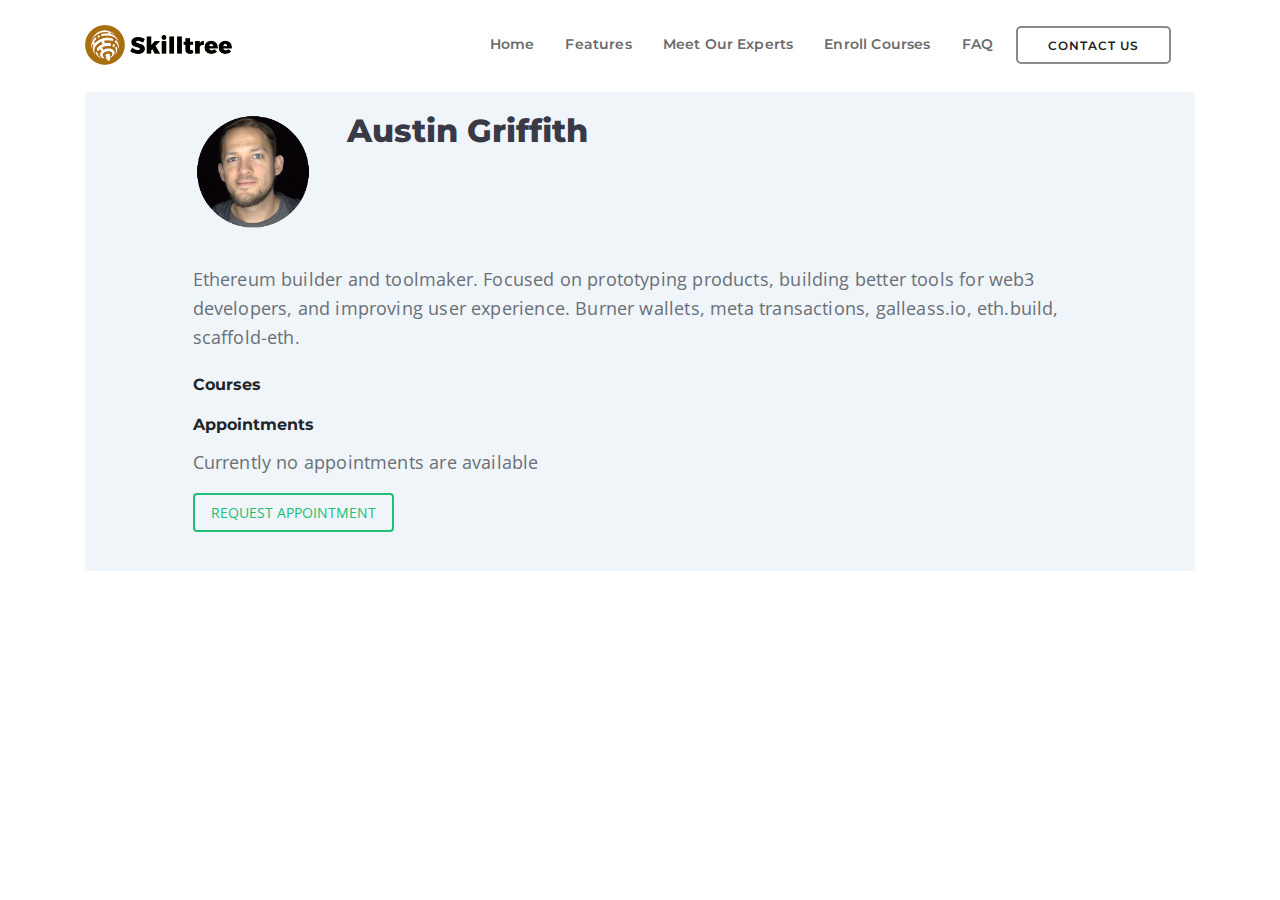
<file: experts/expert_0.html>
<!DOCTYPE html>
<html lang="en">
  <head>
    <meta charset="utf-8">
    <title>SkillTree</title>
    <link rel="icon" href="../assets/icons/favicon.png" type="image/png" sizes="16x16">
    <meta name="viewport" content="width=device-width, initial-scale=1">
    <meta http-equiv="X-UA-Compatible" content="IE=edge">
    <meta name="description" content="Connect Multipurpose  Landing Page Template Template">
    <meta name="keywords" content="Connect HTML Template, Connect Landing Page Template,  Landing Page Template">
    <link href="../assets/css/bootstrap.min.css" rel="stylesheet" type="text/css" media="all" />
    <link href="https://fonts.googleapis.com/css?family=Montserrat:400,500,600,700,800,900%7COpen+Sans:300,400,500" rel="stylesheet">
    <link rel="stylesheet" href="../assets/css/animate.css"> <!-- Resource style -->
    <link rel="stylesheet" href="../assets/css/owl.carousel.css">
    <link rel="stylesheet" href="../assets/css/owl.theme.css">
    <link rel="stylesheet" href="../assets/css/ionicons.min.css"> <!-- Resource style -->
    <link href="../assets/css/stylesheet.css" rel="stylesheet" type="text/css" media="all" />
    <link href="../assets/css/custom.css" rel="stylesheet" type="text/css" media="all" />
  </head>
  <body class="boxed-layout">
    <div class="wrapper">
      <div id="main">
        <!-- Navbar Section -->
<nav class="navbar navbar-expand-md navbar-light bg-light fixed-top wt-border effect-main">
    <div class="container">
      <a class="navbar-brand" href="#">
        <img class="st-logo" src="../assets/images/skilltree-web.png" alt="SkillTree" />
      </a>
      <button class="navbar-toggler" type="button" data-toggle="collapse" data-target="#navbarSupportedContent" aria-controls="navbarSupportedContent" aria-expanded="false" aria-label="Toggle navigation">
       <span class="navbar-toggler-icon"></span>
      </button>
      <div class="collapse navbar-collapse" id="navbarSupportedContent">
        <ul class="navbar-nav ml-auto navbar-right">
          <li class="nav-item"><a class="nav-link js-scroll-trigger" href="/#main">Home</a></li>
          <li class="nav-item"><a class="nav-link js-scroll-trigger" href="/#features">Features</a></li>
          <li class="nav-item"><a class="nav-link js-scroll-trigger" href="/experts.html">Meet Our Experts</a></li>
          <li class="nav-item"><a class="nav-link js-scroll-trigger" href="https://courses.skilltree.org" target="_blank">Enroll Courses</a></li>
          <!-- <li class="nav-item"><a class="nav-link js-scroll-trigger" href="#pricing">Enroll Courses</a></li> -->
          <li class="nav-item"><a class="nav-link js-scroll-trigger" href="#faqs">FAQ</a></li>
          <li><a class="btn-nav js-scroll-trigger" href="#cta">Contact Us</a></li>
        </ul>
      </div>
    </div>
  </nav><!-- Navbar End -->


        

    
        <div id="faqs" class="yd_faqs mt-5">
    <div class="container">
      <div class="faq_inner py-5">
        <div class="col-md-10 offset-md-1">
          
          <div class="row py-3">
            <div class="col-sm-2">
              <img src="/assets/images/experts/avatar_austin.png" width="120" alt="Feature">
            </div>

            <div class="col-sm-10 ">
              <h2>Austin Griffith</h2>
            </div>


          </div>

          <p>Ethereum builder and toolmaker. Focused on prototyping products, building better tools for web3 developers, and improving user experience. Burner wallets, meta transactions, galleass.io, eth.build, scaffold-eth.</p>

          
          <h3><span class="font-bold">Courses</span></h3>

          <div class="course-list mt-4">
              <ul></ul>

          </div>

          <h3><span class="font-bold">Appointments</span></h3>
            <p>Currently no appointments are available</p>
            <a class="btn btn-outline green nav-link" href="#">REQUEST APPOINTMENT</a>

        </div>
      </div>
    </div>
  </div><!-- Faq Section End -->






        <!-- Footer -->
        
      </div> <!-- Main -->
    </div><!-- Wrapper -->


    <!-- Jquery and Js Plugins -->
    <script src="../assets/js/jquery-2.1.1.js"></script>
    <script src="../assets/js/popper.min.js"></script>
    <script src="../assets/js/bootstrap.min.js"></script>
    <script src="../assets/js/jquery.validate.min.js"></script>
    <script src="../assets/js/plugins.js"></script>
    <script src="../assets/js/custom.js"></script>
  

</body></html>
</file>
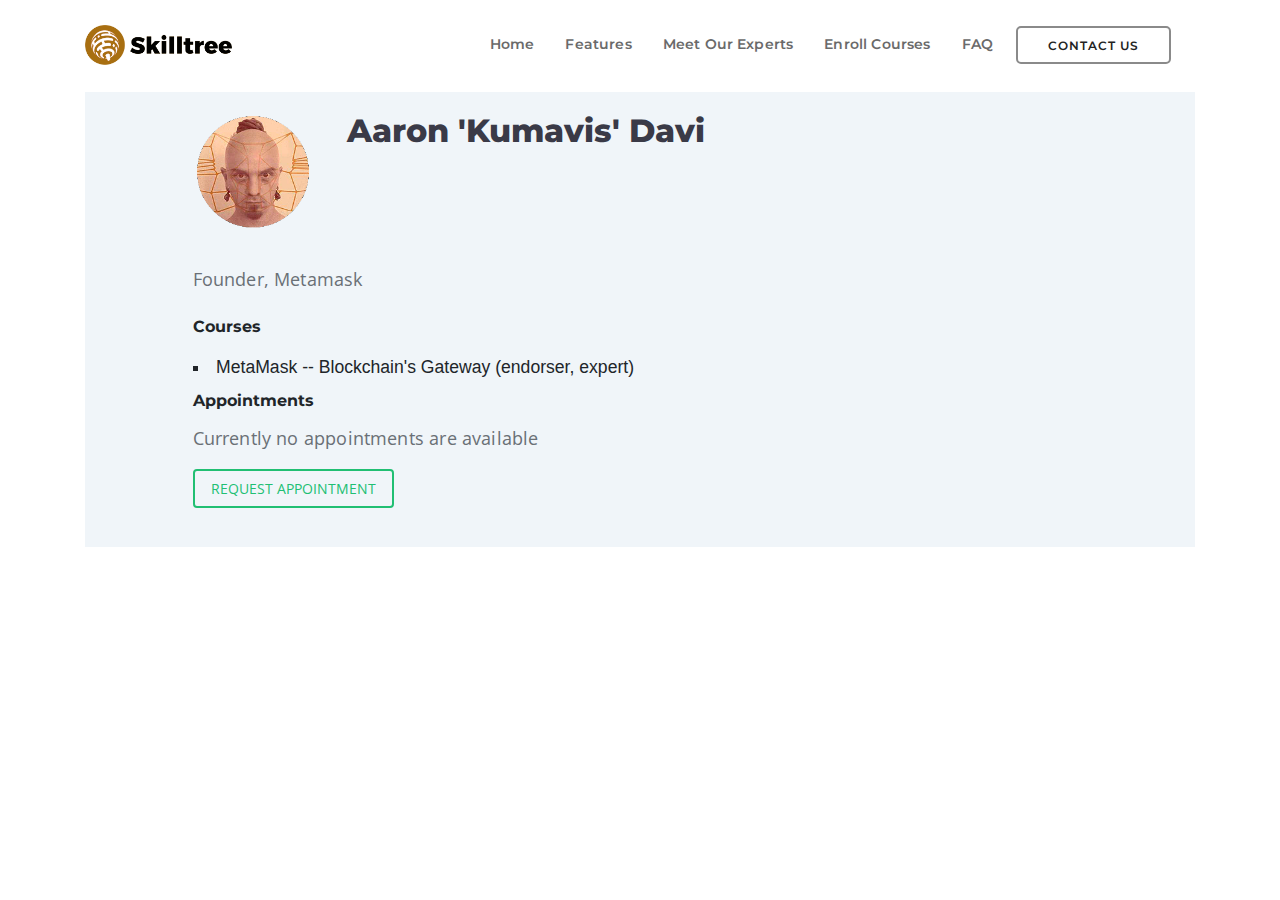
<file: experts/expert_1.html>
<!DOCTYPE html>
<html lang="en">
  <head>
    <meta charset="utf-8">
    <title>SkillTree</title>
    <link rel="icon" href="../assets/icons/favicon.png" type="image/png" sizes="16x16">
    <meta name="viewport" content="width=device-width, initial-scale=1">
    <meta http-equiv="X-UA-Compatible" content="IE=edge">
    <meta name="description" content="Connect Multipurpose  Landing Page Template Template">
    <meta name="keywords" content="Connect HTML Template, Connect Landing Page Template,  Landing Page Template">
    <link href="../assets/css/bootstrap.min.css" rel="stylesheet" type="text/css" media="all" />
    <link href="https://fonts.googleapis.com/css?family=Montserrat:400,500,600,700,800,900%7COpen+Sans:300,400,500" rel="stylesheet">
    <link rel="stylesheet" href="../assets/css/animate.css"> <!-- Resource style -->
    <link rel="stylesheet" href="../assets/css/owl.carousel.css">
    <link rel="stylesheet" href="../assets/css/owl.theme.css">
    <link rel="stylesheet" href="../assets/css/ionicons.min.css"> <!-- Resource style -->
    <link href="../assets/css/stylesheet.css" rel="stylesheet" type="text/css" media="all" />
    <link href="../assets/css/custom.css" rel="stylesheet" type="text/css" media="all" />
  </head>
  <body class="boxed-layout">
    <div class="wrapper">
      <div id="main">
        <!-- Navbar Section -->
<nav class="navbar navbar-expand-md navbar-light bg-light fixed-top wt-border effect-main">
    <div class="container">
      <a class="navbar-brand" href="#">
        <img class="st-logo" src="../assets/images/skilltree-web.png" alt="SkillTree" />
      </a>
      <button class="navbar-toggler" type="button" data-toggle="collapse" data-target="#navbarSupportedContent" aria-controls="navbarSupportedContent" aria-expanded="false" aria-label="Toggle navigation">
       <span class="navbar-toggler-icon"></span>
      </button>
      <div class="collapse navbar-collapse" id="navbarSupportedContent">
        <ul class="navbar-nav ml-auto navbar-right">
          <li class="nav-item"><a class="nav-link js-scroll-trigger" href="/#main">Home</a></li>
          <li class="nav-item"><a class="nav-link js-scroll-trigger" href="/#features">Features</a></li>
          <li class="nav-item"><a class="nav-link js-scroll-trigger" href="/experts.html">Meet Our Experts</a></li>
          <li class="nav-item"><a class="nav-link js-scroll-trigger" href="https://courses.skilltree.org" target="_blank">Enroll Courses</a></li>
          <!-- <li class="nav-item"><a class="nav-link js-scroll-trigger" href="#pricing">Enroll Courses</a></li> -->
          <li class="nav-item"><a class="nav-link js-scroll-trigger" href="#faqs">FAQ</a></li>
          <li><a class="btn-nav js-scroll-trigger" href="#cta">Contact Us</a></li>
        </ul>
      </div>
    </div>
  </nav><!-- Navbar End -->


        

    
        <div id="faqs" class="yd_faqs mt-5">
    <div class="container">
      <div class="faq_inner py-5">
        <div class="col-md-10 offset-md-1">
          
          <div class="row py-3">
            <div class="col-sm-2">
              <img src="/assets/images/experts/avatar_kumavis.png" width="120" alt="Feature">
            </div>

            <div class="col-sm-10 ">
              <h2>Aaron 'Kumavis' Davi</h2>
            </div>


          </div>

          <p>Founder, Metamask</p>

          
          <h3><span class="font-bold">Courses</span></h3>

          <div class="course-list mt-4">
              <ul><li>MetaMask -- Blockchain's Gateway (endorser, expert)</li></ul>

          </div>

          <h3><span class="font-bold">Appointments</span></h3>
            <p>Currently no appointments are available</p>
            <a class="btn btn-outline green nav-link" href="#">REQUEST APPOINTMENT</a>

        </div>
      </div>
    </div>
  </div><!-- Faq Section End -->






        <!-- Footer -->
        
      </div> <!-- Main -->
    </div><!-- Wrapper -->


    <!-- Jquery and Js Plugins -->
    <script src="../assets/js/jquery-2.1.1.js"></script>
    <script src="../assets/js/popper.min.js"></script>
    <script src="../assets/js/bootstrap.min.js"></script>
    <script src="../assets/js/jquery.validate.min.js"></script>
    <script src="../assets/js/plugins.js"></script>
    <script src="../assets/js/custom.js"></script>
  

</body></html>
</file>
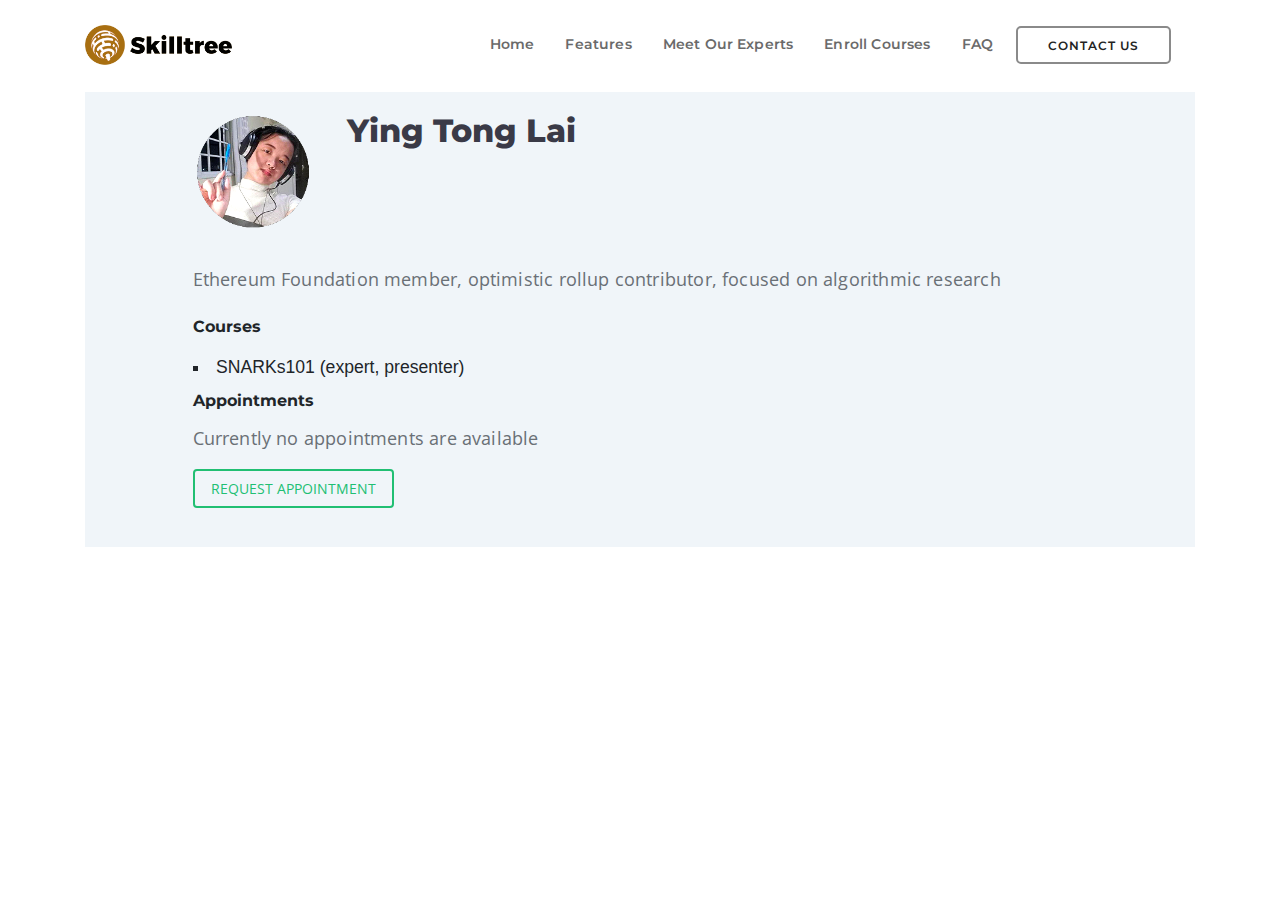
<file: experts/expert_2.html>
<!DOCTYPE html>
<html lang="en">
  <head>
    <meta charset="utf-8">
    <title>SkillTree</title>
    <link rel="icon" href="../assets/icons/favicon.png" type="image/png" sizes="16x16">
    <meta name="viewport" content="width=device-width, initial-scale=1">
    <meta http-equiv="X-UA-Compatible" content="IE=edge">
    <meta name="description" content="Connect Multipurpose  Landing Page Template Template">
    <meta name="keywords" content="Connect HTML Template, Connect Landing Page Template,  Landing Page Template">
    <link href="../assets/css/bootstrap.min.css" rel="stylesheet" type="text/css" media="all" />
    <link href="https://fonts.googleapis.com/css?family=Montserrat:400,500,600,700,800,900%7COpen+Sans:300,400,500" rel="stylesheet">
    <link rel="stylesheet" href="../assets/css/animate.css"> <!-- Resource style -->
    <link rel="stylesheet" href="../assets/css/owl.carousel.css">
    <link rel="stylesheet" href="../assets/css/owl.theme.css">
    <link rel="stylesheet" href="../assets/css/ionicons.min.css"> <!-- Resource style -->
    <link href="../assets/css/stylesheet.css" rel="stylesheet" type="text/css" media="all" />
    <link href="../assets/css/custom.css" rel="stylesheet" type="text/css" media="all" />
  </head>
  <body class="boxed-layout">
    <div class="wrapper">
      <div id="main">
        <!-- Navbar Section -->
<nav class="navbar navbar-expand-md navbar-light bg-light fixed-top wt-border effect-main">
    <div class="container">
      <a class="navbar-brand" href="#">
        <img class="st-logo" src="../assets/images/skilltree-web.png" alt="SkillTree" />
      </a>
      <button class="navbar-toggler" type="button" data-toggle="collapse" data-target="#navbarSupportedContent" aria-controls="navbarSupportedContent" aria-expanded="false" aria-label="Toggle navigation">
       <span class="navbar-toggler-icon"></span>
      </button>
      <div class="collapse navbar-collapse" id="navbarSupportedContent">
        <ul class="navbar-nav ml-auto navbar-right">
          <li class="nav-item"><a class="nav-link js-scroll-trigger" href="/#main">Home</a></li>
          <li class="nav-item"><a class="nav-link js-scroll-trigger" href="/#features">Features</a></li>
          <li class="nav-item"><a class="nav-link js-scroll-trigger" href="/experts.html">Meet Our Experts</a></li>
          <li class="nav-item"><a class="nav-link js-scroll-trigger" href="https://courses.skilltree.org" target="_blank">Enroll Courses</a></li>
          <!-- <li class="nav-item"><a class="nav-link js-scroll-trigger" href="#pricing">Enroll Courses</a></li> -->
          <li class="nav-item"><a class="nav-link js-scroll-trigger" href="#faqs">FAQ</a></li>
          <li><a class="btn-nav js-scroll-trigger" href="#cta">Contact Us</a></li>
        </ul>
      </div>
    </div>
  </nav><!-- Navbar End -->


        

    
        <div id="faqs" class="yd_faqs mt-5">
    <div class="container">
      <div class="faq_inner py-5">
        <div class="col-md-10 offset-md-1">
          
          <div class="row py-3">
            <div class="col-sm-2">
              <img src="/assets/images/experts/avatar_yt.png" width="120" alt="Feature">
            </div>

            <div class="col-sm-10 ">
              <h2>Ying Tong Lai</h2>
            </div>


          </div>

          <p>Ethereum Foundation member, optimistic rollup contributor, focused on algorithmic research</p>

          
          <h3><span class="font-bold">Courses</span></h3>

          <div class="course-list mt-4">
              <ul><li>SNARKs101 (expert, presenter)</li></ul>

          </div>

          <h3><span class="font-bold">Appointments</span></h3>
            <p>Currently no appointments are available</p>
            <a class="btn btn-outline green nav-link" href="#">REQUEST APPOINTMENT</a>

        </div>
      </div>
    </div>
  </div><!-- Faq Section End -->






        <!-- Footer -->
        
      </div> <!-- Main -->
    </div><!-- Wrapper -->


    <!-- Jquery and Js Plugins -->
    <script src="../assets/js/jquery-2.1.1.js"></script>
    <script src="../assets/js/popper.min.js"></script>
    <script src="../assets/js/bootstrap.min.js"></script>
    <script src="../assets/js/jquery.validate.min.js"></script>
    <script src="../assets/js/plugins.js"></script>
    <script src="../assets/js/custom.js"></script>
  

</body></html>
</file>
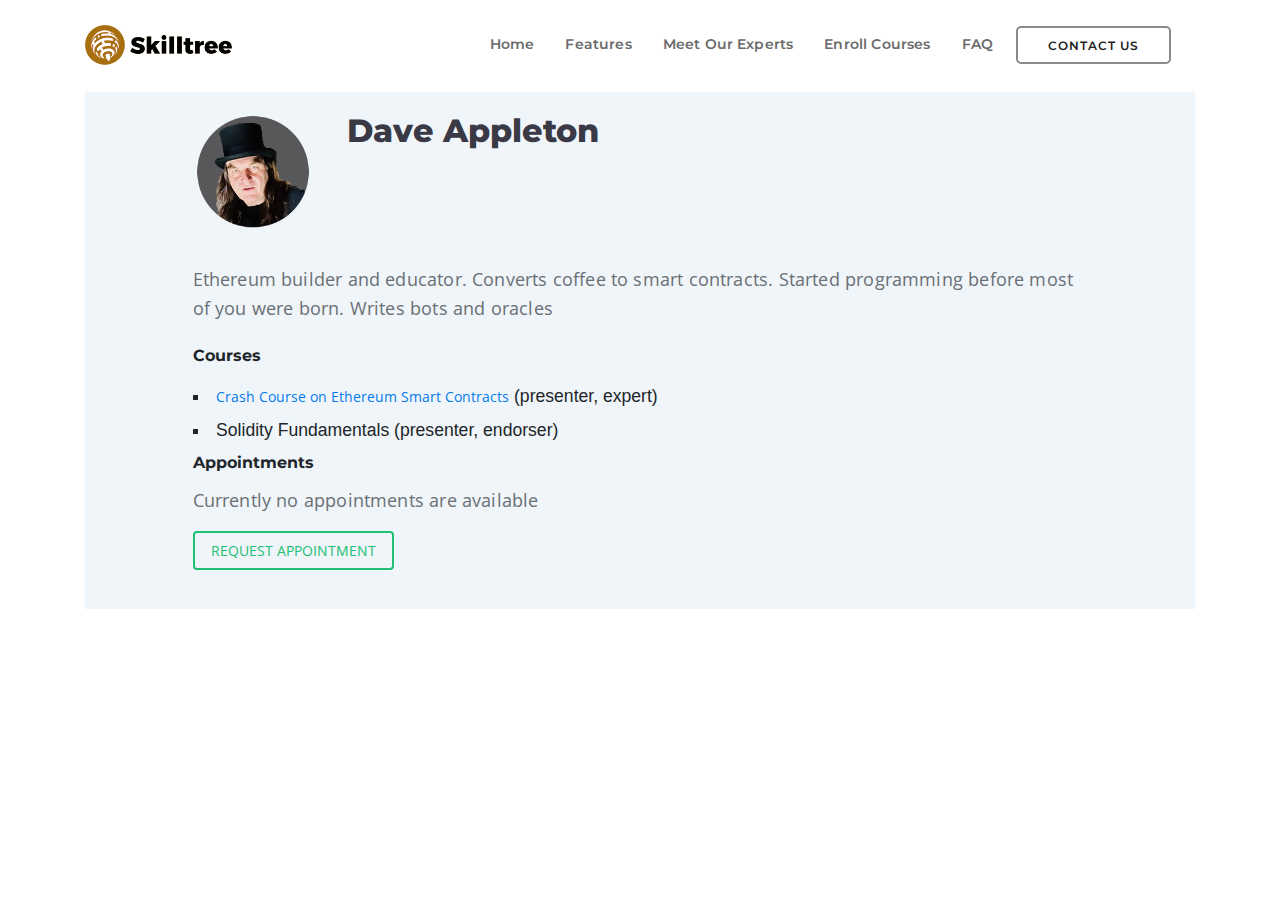
<file: experts/expert_3.html>
<!DOCTYPE html>
<html lang="en">
  <head>
    <meta charset="utf-8">
    <title>SkillTree</title>
    <link rel="icon" href="../assets/icons/favicon.png" type="image/png" sizes="16x16">
    <meta name="viewport" content="width=device-width, initial-scale=1">
    <meta http-equiv="X-UA-Compatible" content="IE=edge">
    <meta name="description" content="Connect Multipurpose  Landing Page Template Template">
    <meta name="keywords" content="Connect HTML Template, Connect Landing Page Template,  Landing Page Template">
    <link href="../assets/css/bootstrap.min.css" rel="stylesheet" type="text/css" media="all" />
    <link href="https://fonts.googleapis.com/css?family=Montserrat:400,500,600,700,800,900%7COpen+Sans:300,400,500" rel="stylesheet">
    <link rel="stylesheet" href="../assets/css/animate.css"> <!-- Resource style -->
    <link rel="stylesheet" href="../assets/css/owl.carousel.css">
    <link rel="stylesheet" href="../assets/css/owl.theme.css">
    <link rel="stylesheet" href="../assets/css/ionicons.min.css"> <!-- Resource style -->
    <link href="../assets/css/stylesheet.css" rel="stylesheet" type="text/css" media="all" />
    <link href="../assets/css/custom.css" rel="stylesheet" type="text/css" media="all" />
  </head>
  <body class="boxed-layout">
    <div class="wrapper">
      <div id="main">
        <!-- Navbar Section -->
<nav class="navbar navbar-expand-md navbar-light bg-light fixed-top wt-border effect-main">
    <div class="container">
      <a class="navbar-brand" href="#">
        <img class="st-logo" src="../assets/images/skilltree-web.png" alt="SkillTree" />
      </a>
      <button class="navbar-toggler" type="button" data-toggle="collapse" data-target="#navbarSupportedContent" aria-controls="navbarSupportedContent" aria-expanded="false" aria-label="Toggle navigation">
       <span class="navbar-toggler-icon"></span>
      </button>
      <div class="collapse navbar-collapse" id="navbarSupportedContent">
        <ul class="navbar-nav ml-auto navbar-right">
          <li class="nav-item"><a class="nav-link js-scroll-trigger" href="/#main">Home</a></li>
          <li class="nav-item"><a class="nav-link js-scroll-trigger" href="/#features">Features</a></li>
          <li class="nav-item"><a class="nav-link js-scroll-trigger" href="/experts.html">Meet Our Experts</a></li>
          <li class="nav-item"><a class="nav-link js-scroll-trigger" href="https://courses.skilltree.org" target="_blank">Enroll Courses</a></li>
          <!-- <li class="nav-item"><a class="nav-link js-scroll-trigger" href="#pricing">Enroll Courses</a></li> -->
          <li class="nav-item"><a class="nav-link js-scroll-trigger" href="#faqs">FAQ</a></li>
          <li><a class="btn-nav js-scroll-trigger" href="#cta">Contact Us</a></li>
        </ul>
      </div>
    </div>
  </nav><!-- Navbar End -->


        

    
        <div id="faqs" class="yd_faqs mt-5">
    <div class="container">
      <div class="faq_inner py-5">
        <div class="col-md-10 offset-md-1">
          
          <div class="row py-3">
            <div class="col-sm-2">
              <img src="/assets/images/experts/avatar_dave.png" width="120" alt="Feature">
            </div>

            <div class="col-sm-10 ">
              <h2>Dave Appleton</h2>
            </div>


          </div>

          <p>Ethereum builder and educator. Converts coffee to smart contracts. Started programming before most of you were born. Writes bots and oracles</p>

          
          <h3><span class="font-bold">Courses</span></h3>

          <div class="course-list mt-4">
              <ul><li><a href="https://courses.skilltree.org/courses/crash-course-on-ethereum-smart-contracts">Crash Course on Ethereum Smart Contracts</a> (presenter, expert)</li><li>Solidity Fundamentals (presenter, endorser)</li></ul>

          </div>

          <h3><span class="font-bold">Appointments</span></h3>
            <p>Currently no appointments are available</p>
            <a class="btn btn-outline green nav-link" href="#">REQUEST APPOINTMENT</a>

        </div>
      </div>
    </div>
  </div><!-- Faq Section End -->






        <!-- Footer -->
        
      </div> <!-- Main -->
    </div><!-- Wrapper -->


    <!-- Jquery and Js Plugins -->
    <script src="../assets/js/jquery-2.1.1.js"></script>
    <script src="../assets/js/popper.min.js"></script>
    <script src="../assets/js/bootstrap.min.js"></script>
    <script src="../assets/js/jquery.validate.min.js"></script>
    <script src="../assets/js/plugins.js"></script>
    <script src="../assets/js/custom.js"></script>
  

</body></html>
</file>
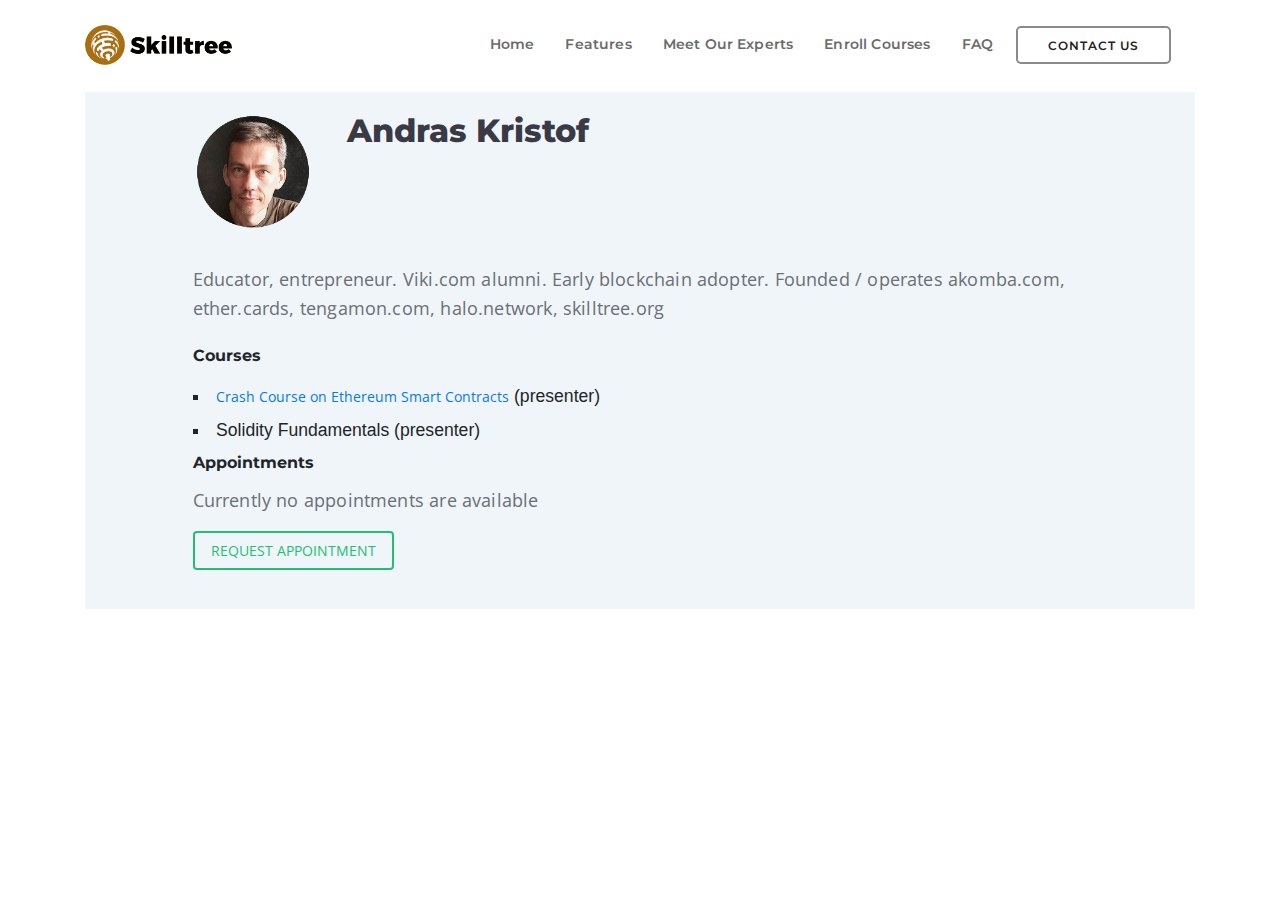
<file: experts/expert_4.html>
<!DOCTYPE html>
<html lang="en">
  <head>
    <meta charset="utf-8">
    <title>SkillTree</title>
    <link rel="icon" href="../assets/icons/favicon.png" type="image/png" sizes="16x16">
    <meta name="viewport" content="width=device-width, initial-scale=1">
    <meta http-equiv="X-UA-Compatible" content="IE=edge">
    <meta name="description" content="Connect Multipurpose  Landing Page Template Template">
    <meta name="keywords" content="Connect HTML Template, Connect Landing Page Template,  Landing Page Template">
    <link href="../assets/css/bootstrap.min.css" rel="stylesheet" type="text/css" media="all" />
    <link href="https://fonts.googleapis.com/css?family=Montserrat:400,500,600,700,800,900%7COpen+Sans:300,400,500" rel="stylesheet">
    <link rel="stylesheet" href="../assets/css/animate.css"> <!-- Resource style -->
    <link rel="stylesheet" href="../assets/css/owl.carousel.css">
    <link rel="stylesheet" href="../assets/css/owl.theme.css">
    <link rel="stylesheet" href="../assets/css/ionicons.min.css"> <!-- Resource style -->
    <link href="../assets/css/stylesheet.css" rel="stylesheet" type="text/css" media="all" />
    <link href="../assets/css/custom.css" rel="stylesheet" type="text/css" media="all" />
  </head>
  <body class="boxed-layout">
    <div class="wrapper">
      <div id="main">
        <!-- Navbar Section -->
<nav class="navbar navbar-expand-md navbar-light bg-light fixed-top wt-border effect-main">
    <div class="container">
      <a class="navbar-brand" href="#">
        <img class="st-logo" src="../assets/images/skilltree-web.png" alt="SkillTree" />
      </a>
      <button class="navbar-toggler" type="button" data-toggle="collapse" data-target="#navbarSupportedContent" aria-controls="navbarSupportedContent" aria-expanded="false" aria-label="Toggle navigation">
       <span class="navbar-toggler-icon"></span>
      </button>
      <div class="collapse navbar-collapse" id="navbarSupportedContent">
        <ul class="navbar-nav ml-auto navbar-right">
          <li class="nav-item"><a class="nav-link js-scroll-trigger" href="/#main">Home</a></li>
          <li class="nav-item"><a class="nav-link js-scroll-trigger" href="/#features">Features</a></li>
          <li class="nav-item"><a class="nav-link js-scroll-trigger" href="/experts.html">Meet Our Experts</a></li>
          <li class="nav-item"><a class="nav-link js-scroll-trigger" href="https://courses.skilltree.org" target="_blank">Enroll Courses</a></li>
          <!-- <li class="nav-item"><a class="nav-link js-scroll-trigger" href="#pricing">Enroll Courses</a></li> -->
          <li class="nav-item"><a class="nav-link js-scroll-trigger" href="#faqs">FAQ</a></li>
          <li><a class="btn-nav js-scroll-trigger" href="#cta">Contact Us</a></li>
        </ul>
      </div>
    </div>
  </nav><!-- Navbar End -->


        

    
        <div id="faqs" class="yd_faqs mt-5">
    <div class="container">
      <div class="faq_inner py-5">
        <div class="col-md-10 offset-md-1">
          
          <div class="row py-3">
            <div class="col-sm-2">
              <img src="/assets/images/experts/avatar_andras.png" width="120" alt="Feature">
            </div>

            <div class="col-sm-10 ">
              <h2>Andras Kristof</h2>
            </div>


          </div>

          <p>Educator, entrepreneur. Viki.com alumni. Early blockchain adopter. Founded / operates akomba.com, ether.cards, tengamon.com, halo.network, skilltree.org</p>

          
          <h3><span class="font-bold">Courses</span></h3>

          <div class="course-list mt-4">
              <ul><li><a href="https://courses.skilltree.org/courses/crash-course-on-ethereum-smart-contracts">Crash Course on Ethereum Smart Contracts</a> (presenter)</li><li>Solidity Fundamentals (presenter)</li></ul>

          </div>

          <h3><span class="font-bold">Appointments</span></h3>
            <p>Currently no appointments are available</p>
            <a class="btn btn-outline green nav-link" href="#">REQUEST APPOINTMENT</a>

        </div>
      </div>
    </div>
  </div><!-- Faq Section End -->






        <!-- Footer -->
        
      </div> <!-- Main -->
    </div><!-- Wrapper -->


    <!-- Jquery and Js Plugins -->
    <script src="../assets/js/jquery-2.1.1.js"></script>
    <script src="../assets/js/popper.min.js"></script>
    <script src="../assets/js/bootstrap.min.js"></script>
    <script src="../assets/js/jquery.validate.min.js"></script>
    <script src="../assets/js/plugins.js"></script>
    <script src="../assets/js/custom.js"></script>
  

</body></html>
</file>
<file: assets/css/custom.css>
.img-presenter {
    display: flex;
    max-height: 54px;
    margin-left: 5px;
    margin-right: 5px;
    margin-bottom: 1rem;
}

.st-logo {
    max-height: 40px;
}

.bg1 {
    background-color: #fff2e5;
}
.bg2 {
    background-color: #f8f9fa;
}
.bg3 {
    background-color: #f0f5f9;
}

.font-bold{
    font-weight: bold;
}

.btn-outline.green{
    border-color:#21bf73 !important;
    color:#21bf73 !important;
}

.btn-outline.green:hover{
   background-color: #21bf73 !important;
   color: white !important;
}

.btn-action.blue {
    background:#007bff;
    color:white;
    border-color:#007bff !important;
}

.exp-card {
    position: relative;
}

.exp-card a.btn-action{
    position: absolute;
    bottom:2rem;
}

.course-list ul{
    list-style: square inside;
}

.course-list ul li {
    font-family: Arial, Helvetica, sans-serif;
    font-size: 1.1rem;
    padding-bottom: 1rem;

}
</file>
<file: assets/css/stylesheet.css>
/*-- CSS TABLE OF CONTENTS
1. Reset.css
2. Navbar styling
3. Home section
4. Category Section
5. Features styling
6. Counter Section
7. Reviews styling
8. Pricing Section
9. FAQ section
10. Subscribe Form
11. Media Queries --*/


/* http://meyerweb.com/eric/tools/css/reset/
   v2.0 | 20110126
   License: none (public domain)
*/

html, body, div, span, applet, object, iframe,
h1, h2, h3, h4, h5, h6, p, blockquote, pre,
a, abbr, acronym, address, big, cite, code,
del, dfn, em, img, ins, kbd, q, s, samp,
small, strike, strong, sub, sup, tt, var,
b, u, i, center,
dl, dt, dd, ol, ul, li,
fieldset, form, label, legend,
table, caption, tbody, tfoot, thead, tr, th, td,
article, aside, canvas, details, embed,
figure, figcaption, footer, header, hgroup,
menu, nav, output, ruby, section, summary,
time, mark, audio, video {
	margin: 0;
	padding: 0;
	border: 0;
	font-size: 100%;
	font: inherit;
	vertical-align: baseline;
}
/* HTML5 display-role reset for older browsers */
article, aside, details, figcaption, figure,
footer, header, hgroup, menu, nav, section {
	display: block;
}
body {
	line-height: 1;
}
ol, ul {
	list-style: none;
}
blockquote, q {
	quotes: none;
}
blockquote:before, blockquote:after,
q:before, q:after {
	content: '';
	content: none;
}
table {
	border-collapse: collapse;
	border-spacing: 0;
}


/* --- Common Styles ---*/

h1, h2, h3, h4, h5, h6 {
	font-family: 'Montserrat';
  font-size: 16px;
}

p {
	font-family: 'Open Sans';
	font-size: 14px;
}

/*----- Helper Classes -----*/

html * {
	text-rendering: optimizeLegibility !important;
  -webkit-font-smoothing: antialiased;
  -moz-osx-font-smoothing: grayscale;
}

body {
	-webkit-font-smoothing: antialiased;
	-moz-osx-font-smoothing: grayscale;
}

*, *:after, *:before {
  -webkit-box-sizing: border-box;
  -moz-box-sizing: border-box;
  box-sizing: border-box;
}

::-webkit-scrollbar {
	display: none;
}

::-moz-selection {
    color: #FFFFFF;
    background: #23D3D3;
}

::selection {
    color: #FFFFFF;
    background: #23D3D3;
}

.nopadding {
	padding: 0;
}

.custompadding {
	padding-left: 15px;
	padding-right: 15px;
}

.container-m {
	max-width: 1199px;
	margin: 0 auto !important;
	padding-left: 40px;
	padding-right: 40px;
	position: relative;
}

.container-s {
	max-width: 920px;
	margin: 0 auto !important;
	padding-left: 40px;
	padding-right: 40px;
	position: relative;
}

#loading {
   width: 100%;
   height: 100%;
   top: 0px;
   left: 0px;
   position: fixed;
   opacity: 1;
   background-color: #F2F2F2;
   z-index: 9999;
   text-align: center;
}

#loading-image {
	display: inline;
  top: 40%;
  position: relative;
  z-index: 9999;
}



/*------ Navbar Styling ------*/

.navbar {
  font-family: "Montserrat";
	padding: 20px 0;
	/*height: 80px;*/
	background-color: #FFFFFF !important;
	border-bottom: 1px solid #EFEFF1;
	-webkit-transition: 0.5s all ease;
	transition: 0.5s all ease;
}

.wt-border {
	border-bottom: 2px solid #FFFFFF !important;
}

.no-border {
	border: none !important;
}

.navbar .navbar-brand {
	font-family: 'Montserrat';
	font-size: 18px;
	font-weight: 600;
	letter-spacing: 0px;
	color: #333347 !important;
	vertical-align: middle;
}

.navbar .navbar-brand img {
	vertical-align: middle;
	margin-right: 0.3em;
}

.navbar .navbar-toggler {
	border: none;
}

.navbar span.navbar-toggler-icon {
	background-image: url("data:image/svg+xml;charset=utf8,%3Csvg viewBox='0 0 32 32' xmlns='http://www.w3.org/2000/svg'%3E%3Cpath stroke='rgba(0,0,0, 0.5)' stroke-width='2' stroke-linecap='round' stroke-miterlimit='10' d='M4 8h24M4 16h24M4 24h24'/%3E%3C/svg%3E");
}

.navbar span.navbar-toggler-icon::before {
	outline: none;
}

.navbar .navbar-toggler:focus {
	outline: none;
}

.navbar-nav {
	height: auto;
	background: #FFFFFF;
	padding: 0 1.5rem;
	display: flex;
	align-items: center;
	-webkit-transition: 0.5s all ease; /* For Safari 3.1 to 6.0 */
	transition: 0.5s all ease;
}

.navbar-nav .nav-item {
	margin-right: 0;
	margin-top: 1.5rem;
	font-size: 0.85rem;
	font-weight: 400;
  text-transform: capitalize;
  color: #333347;
	display: flex;
}

.navbar-nav .nav-item .nav-link {
  color: #6a6a6a;
	font-weight: 600;
	display: flex;
  letter-spacing: 0.01rem;
	vertical-align: middle;
}

.navbar-nav .nav-item .nav-link:hover {
  color: #8a8a8a;
	-webkit-transition: 0.5s;
	transition: 0.5s;
}

.navbar-nav .nav-item .nav-link:focus {
  color: #8a8a8a;
}

.btn-nav {
	display: inline-block;
	height: 38px;
	padding: 0 30px;
	text-align: center;
	font-size: 12px;
	font-weight: 600;
	line-height: 36px;
	letter-spacing: 1px;
	margin: 25px 0;
	text-transform: uppercase;
	text-decoration: none !important;
	white-space: nowrap;
	cursor: pointer;
	background-color: transparent;
	background: transparent;
	color: #222222;
	border: 2px solid #8a8a8a !important;
	border-radius: 5px;
	box-sizing: border-box;
	-webkit-transition: 0.2s;
	-moz-transition: 0.2s;
	transition: 0.2s;
}

.btn-nav:hover {
	color: #FFFFFF;
	background: #21bf73;
  border: 2px solid #21bf73 !important;
}

.btn-nav:focus, .btn-nav:active {
	background: #21bf73;
	color: #FFFFFF;
  border: 2px solid #21bf73 !important;
}

/*---- Navbar Alt -----*/

.navbar-alt {
	background: transparent !important;
}

.navbar-alt .navbar-nav {
	background: transparent !important;
}
/*
.navbar-alt .btn-nav {
	background: #563d7c !important;
	border-color: #563d7c !important;
}*/

.navbar-alt .nav-item .nav-link {
  color: #FFFFFF;
}

.navbar-alt .nav-item .nav-link:hover, .navbar-alt .nav-item .nav-link:focus {
  color: rgba(255, 255, 255, 0.7);
}

.navbar-alt .navbar-brand {
	color: #FFFFFF !important;
}


@media only screen and (max-width: 767px) {

	.navbar {
		padding: 15px;
	}

	.navbar .navbar-nav {
		background: #FFFFFF !important;
		padding-bottom: 50px;
	}

 .navbar-nav .nav-item {
		display: block;
	}

	.nav-white .nav-item .nav-link {
		color: #4957B8;
	}

	.navbar .btn-cta {
		padding: 0 30px;
	}

}

@media only screen and (min-width: 240px) {

.navbar.past-main {
	background: #FFFFFF !important;
	border-bottom: 1px solid #EFEFF1;
}

.navbar.effect-main {
  -webkit-transition: all 0.3s;
  transition: all 0.3s;
}

.navbar.past-main .navbar-brand {
	color: #333347 !important;
}

.nav-white.past-main .nav-item .nav-link {
  color: #8a8a8a;
	font-weight:600;
}

.navbar.past-main .nav-item .nav-link {
	color: #8a8a8a;
	font-weight: 600;
}

.navbar.past-main .nav-item:hover .nav-link {
	color: #6a6a6a;
}

.navbar.past-main .navbar-brand {
	color: #333347;
}
/*
.navbar.past-main span.navbar-toggler-icon {
	background-image: url("data:image/svg+xml;charset=utf8,%3Csvg viewBox='0 0 32 32' xmlns='http://www.w3.org/2000/svg'%3E%3Cpath stroke='rgba(0, 0, 0, 0.6)' stroke-width='2' stroke-linecap='round' stroke-miterlimit='10' d='M4 8h24M4 16h24M4 24h24'/%3E%3C/svg%3E");
}*/

.nav-white.effect-main {
  -webkit-transition: all 0.3s;
  transition: all 0.3s;
}

}


/*----------------------------------------------
------------ Hero Section Styling --------------
----------------------------------------------*/


.main {
	width: 100%;
	height: 100%;
}

.home {
  padding: 50px 0 50px 0;
	background: #f0f5f9;
}


.btn-action {
	font-family: 'Montserrat';
	display: inline-block;
  height: 42px;
  padding: 0 30px;
  text-align: center;
  font-size: 14px;
  font-weight: 600;
  line-height: 40px;
  letter-spacing: 1px;
	line-height: 2.8;
	margin: 15px 0 0 0;
  text-transform: uppercase;
	text-decoration: none !important;
  white-space: nowrap;
  cursor: pointer;
	background-color: transparent;
	background: #21bf73;
  color: #FFFFFF !important;
  border: 2px solid #21bf73 !important;
  border-radius: 5px;
  box-sizing: border-box;
	-webkit-transition: 0.2s;
	-moz-transition: 0.2s;
	transition: 0.2s;
}

.btn-action:hover {
	color: #FFFFFF;
	background: #21bf73;
	border: 2px solid #21bf73 !important;
	outline: none !important;
	text-decoration: none;
}

.btn-action:focus, .btn-action:active {
	background: #21bf73;
	color: #FFFFFF;
	border: 2px solid transparent !important;
	outline: none !important;
}

.btn-outline {
	background-color: transparent;
  color: #3498db !important;
  border: 2px solid #3498db !important;
}

.btn-outline:hover, .btn-outline:focus, .btn-outline:active {
	color: #FFFFFF !important;
	background-color: #3498db;
  border: 2px solid #3498db !important;
}


.btn-light {
	background-color: #222222;
  color: #FFFFFF;
  border: 2px solid #222222 !important;
}

.btn-light:hover, .btn-light:focus, .btn-light:active {
	background-color: #333333;
  border: 2px solid #333333 !important;
}

.home .btn-action {
	margin-right: 10px;
}

.condition_txt {
  font-size: 13px !important;
  font-family: 'Montserrat';
  font-weight: 600;
  line-height: 1.6;
  letter-spacing: 0.01em;
  color: #818198;
  margin: 10px 0;
}



/*-------- Category (cat) Section Styling -------*/

	.yd-cat {
		width: 100%;
		padding: 50px 0;
	}

	.cat-flex {
		position: relative;
    display: -webkit-box;
    display: -ms-flexbox;
    display: flex;
    -webkit-box-align: center;
    -ms-flex-align: center;
    align-items: center;
		flex-direction: column;
		margin: 0;
	}

	.cat1 {
		-webkit-box-flex:1;
		-ms-flex:1;
		flex:1;
		text-align: center;
	}

	.cat2 {
		-webkit-box-flex:1;
		-ms-flex:1;
		flex: 0.40;
		text-align: left;
		margin-bottom: 30px;
	}

	.cat2 h4 {
		font-size: 13px;
		font-weight: 600;
		color: #21bf73;
		line-height: 1.2;
		letter-spacing: 1px;
		text-transform: uppercase;
	}

	.cat2 h2 {
		font-size: 24px;
		font-weight: 800;
		color: #383B61;
		line-height: 1.2;
		margin-top: 15px;
	}

	.cat2 p {
		font-size: 16px;
	  font-weight: 400;
	  line-height: 1.6;
		letter-spacing: 0.01em;
	  color: #818198;
		margin-top: 15px;
		margin-bottom: 15px;
	}

	.cat-item {
		margin-bottom: 25px;
		margin-right: 0;
		padding: 50px 50px;
		border-radius: 1px;
		background: #FFFFFF;
		cursor: pointer;
		text-align: left;
	}

	.cat-item.clr1 {
		background: #f6eedf;
		background: #fff2e5;
	}

	.cat-item.clr2 {
		background: #f8f9fa;
	}

	.cat-item.clr3 {
		background: #f0f5f9;
		margin-right: 0;
		padding-right: 50px;
	}

	.cat-img img {
		vertical-align: middle;
	}

	.cat-text {
		margin-top: 25px;
	}

	.cat-text h3 {
		font-size: 18px;
		font-weight: 700;
		color: #383B61;
		margin-bottom: 15px;
	}

	.cat-text p {
		font-size: 15px;
		font-weight: 500;
		color: rgb(129, 129, 152);
		line-height: 1.6;
		max-width: 320px;
		margin: 0 auto;
	}



/*----------- Flex Features ------------*/

.flex-split {
	padding: 0 0;
	background: #f0f5f9;
}

.flex-intro {
	margin-bottom: 50px;
	text-align: center;
}

.flex-inner {
	margin: 50px 0;
}

.flex-inner .f-image {
	padding: 0 5px;
	text-align: center;
}

.flex-inner .f-text {
	padding: 0 5px;
	text-align: center;
}

 .flex-inner .f-text {
	-webkit-box-flex:1;
	-ms-flex:1;
	flex:1;
	text-align: center;
}

.flex-inner .f-text h4 {
	font-size: 16px;
	font-weight: 600;
	color: #5c5c5c;
	line-height: 1.2;
}

.flex-inner .f-text h2 {
	font-size: 24px;
	font-weight: 800;
	color: #3a3a47;
	line-height: 1.2;
	margin-top: 20px;
}

.flex-inner .f-text  p {
	font-size: 16px;
  font-weight: 400;
  line-height: 1.6;
	letter-spacing: 0.01em;
  color: #818198;
	margin-top: 15px;
	margin-bottom: 15px;
}

.flex-inner.flex-inverted .f-image {
	-webkit-box-ordinal-group:2;
	-ms-flex-order:1;
	order:1
}


.flex-inner.flex-inverted .f-image img {
	-webkit-filter: grayscale(100%); /* Safari 6.0 - 9.0 */
  filter: grayscale(10%);
}

/*-------- FLex Split Section End -----------*/



/*------------ Features section Styling ----------*/





/*----------- Flex Features ------------*/

.ft-flex {
	padding: 0 0;
	background: #FFFFFF;
}

.ft-intro {
	margin-bottom: 50px;
	text-align: center;
	max-width: 600px;
	margin: 0 auto;
}


.ft-intro h2 {
	font-size: 34px;
	font-weight: 800;
	color: #3a3a47;
	line-height: 1.2;
	margin-top: 20px;
}

.ft-intro p {
	font-size: 16px;
  font-weight: 400;
  line-height: 1.6;
	letter-spacing: 0.01em;
  color: #818198;
	margin-top: 15px;
	margin-bottom: 15px;
}

.ft-inner {
	margin: 0;
	background: #f8f9fa;
	padding: 50px;
}

.ft-inner .ft-image {
	padding: 0 25px;
	text-align: center;
}

.ft-inner .ft-text {
	margin: 0;
	text-align: center;
}

 .ft-inner .ft-text {
	-webkit-box-flex:1;
	-ms-flex:1;
	flex:1;
	text-align: center;
}

.ft-inner .ft-text h4 {
	font-size: 18px;
	font-weight: 700;
	color: #5c5c5c;
	line-height: 1.2;
}

.ft-inner .ft-text h2 {
	font-size: 24px;
	font-weight: 800;
	color: #383B61;
	line-height: 1.2;
	margin-top: 20px;
}

.ft-inner .ft-text  p {
	font-size: 16px;
  font-weight: 400;
  line-height: 1.6;
	letter-spacing: 0.01em;
  color: #6A7076;
	margin-top: 15px;
	margin-bottom: 25px;
}

.ft-inner .ft-content ul {
	list-style-type: none;
	text-align: left;
	margin-bottom: 0;
}

.ft-inner .ft-content ul li img {
	vertical-align: middle;
	margin-right: 10px;
}

.ft-inner .ft-content ul li {
	font-family: 'Montserrat';
	font-size: 15px;
	font-weight: 600;
	color: #6A7076;
	margin: 15px 0;
}


.ft-inner .ft-text  a {
  font-family: 'Montserrat';
	font-size: 14px;
  font-weight: 600;
  line-height: 1.6;
  color: #523ee8;
  text-decoration: none;
  position: relative;
  display: inline-block;
}

.ft-inner .ft-text a::after {
  content: "";
	position: absolute;
	left: 0;
	bottom: -3%;
	height: 2px;
	width: 85px;
	background: #523ee8;
	-webkit-transition: 0.3s;
	transition: 0.3s;
}

.ft-inner .ft-text .ft-content a:hover::after {
	width: 0px;
}

.ft-inner .ft-text .ft-content a:hover {
	text-decoration: none;
}

.ft-inner.ft-inverted .ft-image {
	-webkit-box-ordinal-group:2;
	-ms-flex-order:1;
	order:1
}

.ft-inverted {
	background: #f8f9fa;
}

.ft-inner.ft-inverted .ft-text h2 {
	color: #3a3a47;
	letter-spacing: 0.01em;
}

.ft-inner.ft-inverted .ft-text  p {
  color: #ABAFB3;
}


.ft-inner.ft-inverted .ft-image img {
	-webkit-filter: grayscale(100%); /* Safari 6.0 - 9.0 */
  filter: grayscale(10%);
}


	/*--------------------------------------
	--------- Stat Section Styling ---------
	--------------------------------------*/

		.yd-stats {
			padding: 100px 0;
			background: #FFFFFF;
		}

		.yd-stats .intro h4 {
			font-size: 14px;
			font-weight: 600;
			color: #3498db;
			line-height: 1.3;
			letter-spacing: 1px;
			margin-bottom: 15px;
		}

		.yd-stats .intro h2 {
			font-size: 28px;
			font-weight: 800;
			color: #383B61;
			line-height: 1.3;
			max-width: 600px;
			margin: 0 auto;
			margin-bottom: 10px;
		}

		.yd-stats .intro p {
			font-size: 16px;
		  font-weight: 500;
		  line-height: 1.6;
			letter-spacing: 0.01em;
			color: #959597;
			max-width: 630px;
			margin: 0 auto;
			margin-top: 15px;
			margin-bottom: 15px;
		}

		.yd-stats .counter-up {
			margin-top: 50px;
		}

		.counter-icon {
		  padding: 15px;
		}

		.counter-icon img {
		  width: 80px;
			height: 80px;
		}

		.counter-text {
		  margin: 10px 0;
		}

		.counter-up h3 {
			font-size: 28px;
			font-weight: 700;
			color: #383B61;
		}

		.counter-text h2 {
		  font-size: 15px;
		  font-weight: 500;
		  padding: 0.5em;
		  color: #364655;
			color: #959597;
			color: #ABAFB3;
		}



	/*---------------------------------------------------
	-------------- Ar Feature Item Styling --------------
	---------------------------------------------------*/

	.yd_reviews {
		padding: 0;
	}

	.yd_rev_inner {
		text-align: center;
		background: #f0f5f9;
		padding: 50px 0;
}

	.yd_rev_inner .rev-intro {
		text-align: left;
		margin-top: 30px;
		padding: 50px;
	}

	.yd_rev_inner .rev-intro h2 {
		font-size: 34px;
		font-weight: 800;
		color: #383B61;
		line-height: 1.2;
	}

	.yd_rev_inner .rev-intro p {
		font-size: 16px;
		font-weight: 400;
		line-height: 1.6;
		letter-spacing: 0.01em;
		color: #6A7076;
		margin-top: 15px;
	}

	.yd_rev_inner .rev-list {
		text-align: left;
		padding: 50px;
		background: #f0f5f9;
	}

	.rev-list .rev-block {
		text-align: left;
	}

	.rev-block img {
		display: inline;
		margin-right: 10px;
	}

	.rev-list .rev-block h2 {
		display: inline;
		font-size: 18px;
		color: #6A7076;
		font-weight: 500;
		line-height: 1.6;
		margin-top: 15px;
	}

	.rev-list .rev-block .rev-client {
		overflow: hidden;
		display: -webkit-box;
		display: -ms-flexbox;
		display: flex;
		-webkit-box-align: center;
		-ms-flex-align: center;
		align-items: center;
		margin-top: 25px;
	}

	.rev-client .rev-text {
		text-align: left;
		margin-left: 20px;
	}


	.rev-client .rev-text h3 {
		font-size: 16px;
		color: #364655;
		color: #161851;
	  font-weight: 600;
	  line-height: 1.2;
	  margin-bottom: 5px;
	}

	.rev-client .rev-text p {
		font-size: 15px;
	  font-weight: 500;
	  line-height: 1.6;
		color: #5e687c;
	}


	.rev-client .rev-text a {
		color: #3498db;
		text-decoration: none;
	}


	/* ----- Pricing Tables Styling Starts ----- */

	.pricing-section {
		width: 100%;
		height: 100%;
		padding-top: 100px;
		padding-bottom: 100px;
		background: #FFFFFF;
	}


	.pricing-intro h1 {
		font-size: 28px;
		color: #3a3a47;
		font-weight: 800;
		line-height: 1.4;
		margin-bottom: 20px;
	}


	.pricing-intro p {
		font-size: 18px;
		font-weight: 500;
		line-height: 1.6;
		letter-spacing: 0.01em;
		color: #ABAFB3;
		margin-top: 10px;
		margin-bottom: 30px;
	}

	.pricing-details {
		padding: 50px 0 0 0;
	}

	.pricing-section .table-left, .pricing-section .table-right {
		padding: 15%;
		margin: 0 auto;
		margin-bottom: 30px;
		background-color: #f0f5f9;
		border: transparent;
		max-width: 400px;
	}

	.table-left h2, .table-right h2 {
		font-size: 24px;
		font-weight: 800;
		color: #3a3a47;
		margin-bottom: 15px;
	}

	.table-left p, .table-right p {
		font-size: 16px;
		font-weight: 500;
		color: #ABAFB3;
		line-height: 1.4;
	}

	.pricing-section .table-right {
		color: #FFFFFF !important;
		background-color: #f0f5f9;
	}
/*
	.pricing-section .table-right h3, .pricing-section .table-right p {
		color: #FFFFFF !important;
	}
*/

	.table-left .icon, .table-right .icon {
		padding: 50px 50px 40px 50px;
	}

	.table-left .icon img, .table-right .icon img {
		width: 60px;
		height: 60px;
		margin: 0 auto;
	}

	.table-left .pricing-details span, .table-right .pricing-details span {
		display: inline-block;
		font-family: 'Open Sans';
		font-size: 42px;
		font-weight: 300;
		color: #505050;
		margin-bottom: 15px;
	}

	.sub_span {
		font-family: 'Open Sans';
		font-size: 15px;
		font-weight: 400;
		color: #505050;
	}

	.table-left .pricing-details h2, .table-right .pricing-details h2 {
		font-size: 21px;
		font-weight: 500;
		color: #505050;
		margin-bottom: 30px;
	}

	.table-left .pricing-details p, .table-right .pricing-details p {
		font-size: 14px;
		font-weight: 300;
		color: #505050;
		letter-spacing: 1px;
		line-height: 1.4;
	}

	.pricing-section .table-left, .pricing-section .table-right {
		margin-top: 20px;
	}

	.pricing-section .table-center {
		margin-top: 0;
	}


	.btn-action.btn-white {
		color: #047aed !important;
		background-color: #FFFFFF !important;
		border-color: #FFFFFF !important;
	}


	.btn-action.btn-white:hover {
		color: #555da8;
		border-color: #FFFFFF;
	}

	.pricing-section .refund-txt {
		font-size: 12px;
		font-weight: 500;
		color: #505050;
	}





	/*-----------------------------------------------------------
	--------------------- Faq Section Styling -------------------
	------------------------------------------------------------*/

	.yd_faqs {
		width: 100%;
	}

	.faq_inner {
		padding: 100px 0;
		background: #f0f5f9;
	}

	.yd_faqs .yd_flx2 {
		min-height: 500px;
		display: flex;
	}

	.yd_faqs .yd_flx2 .flx_1 {
		line-height: normal;
		padding: 0 100px;
		min-height: 300px;
	}

	.yd_faqs .faq_intro {
		max-width: 600px;
		margin-bottom: 50px;
	}

	.yd_faqs .faq_inner h2 {
		font-size: 32px;
		font-weight: 800;
		color: #3a3a47;
		line-height: 1.2;
		margin-bottom: 15px;
	}

	.yd_faqs .faq_inner p {
		font-size: 18px;
    font-weight: 400;
    line-height: 1.6;
    letter-spacing: 0.01em;
    color: #6A7076;
    margin-top: 15px;
    margin-bottom: 25px;
	}

	.yd_faqs .faq_inner h5 {
		font-size: 16px;
		font-weight: 500;
		color: #6A7076;
		line-height: 1.6;
		margin-top: 20px;
		display: inline;
	}

	.yd_faqs .faq_inner a {
		display: inline;
		font-family: 'Open Sans';
		color: #047aed;
		font-size: 14px;
		font-weight: 400;
		text-decoration: none;
	}

	#accordion .card-header:after {
	  font-family: 'ionicons';
	  content: "\f209";
	  float: right;
		transition: 0.5s;
	}
	#accordion .card-header.collapsed:after {
	  /* symbol for "collapsed" panels */
	  content: "\f218";
		transition: 0.5s;
	}

	#accordion .card {
		border-radius: 0;
		border: 0;
	}

	#accordion .card-header {
		padding: 30px 0;
		background: #f0f5f9;
		border-bottom: 2px solid rgba(0,0,0,.03);
		cursor: pointer;
	}

	#accordion .card-header .card-title {
		font-family: 'Montserrat';
		font-size: 18px;
		color: rgba(0, 0, 0, 0.55);
		font-weight: 600;
		line-height: 1.4;
	}

	#accordion .card-body {
		padding: 30px 0;
		background: #f0f5f9;
	}

	#accordion .card-body p {
		font-size: 18px;
    font-weight: 400;
    line-height: 1.8;
    letter-spacing: 0.02em;
    color: #6A7076;
	}

	.faq_alt {
		background: #FFFFFF;
	}

	.faq_alt #accordion .card-header {
		background: #FFFFFF;
	}

	.faq_alt #accordion .card-body {
		background: #FFFFFF;
	}




/*---------- Call to Action Section Styling ----------*/

	.cta {
		width: 100%;
	}

	.cta-inner {
		padding: 100px;
    background-color: #f0f5f9;
    background-image: none;
    background-repeat: no-repeat;
    background-position: 100% 100%;
    background-size: 394px 484px;
    border-radius: 1px;
		text-align: center;
	}

	.cta-inner .cta-content h2 {
		font-size: 34px;
		font-weight: 800;
		color: #383B61;
		line-height: 1.2;
		margin-top: 20px;
	}

	.cta-inner .cta-content p {
		font-size: 16px;
		font-weight: 500;
		line-height: 1.6;
		letter-spacing: 0.02em;
		color: #6A7076;
		margin-top: 15px;
		margin-bottom: 15px;
	}

	.cta .btn-action {
		margin-right: 10px;
	}



	/*---------------- YD CTA Box Styling --------------------*/

	.yd_cta_box {
		text-align: center;
		background: #FFFFFF;
	}

	.cta_box {
		background: #FFFFFF;
		padding: 100px 0;
		border-radius: 0;
		margin: 0 auto;
		max-width: 800px;

	}

	.cta_box .cta_box_inner {
		padding: 0 20px;
	}

	.cta_box .cta_box_inner .box_txt {
		padding: 0;
	}

	.cta_box .cta_box_inner h4 {
		font-size: 14px;
		font-weight: 600;
		line-height: 1.2;
		letter-spacing: 1px;
		color: #21bf73;
		text-transform: uppercase;
		margin-bottom: 20px;
	}

	.cta_box .cta_box_inner h2 {
		font-size: 26px;
		font-weight: 800;
		line-height: 1.4;
		color: #383B61;
	}

	.cta_box .cta_box_inner .btn-action {
		margin: 30px 0 0 0;
	}


.chimp-form .mail {
	position: relative;
	background-color: #F9F9F9;
  box-shadow: none;
  -webkit-box-sizing: content-box;
  -moz-box-sizing: content-box;
  box-sizing: content-box;
  transition: all .3s;
}

.form {
	padding-top: 35px;
	position: relative;
	text-align: none;
}

.form input {
  color: #222222;
  font-family: 'Montserrat';
  padding: 0;
  font-size: 14px;
	font-weight: 500;
	height: 45px;
  border: 0;
	border-radius: 5px 0 0 5px;
	background-color: #F0F5F8;
  outline: none;
  padding: 0 75px 0 20px;
	box-shadow: 0 5px 30px rgba(255, 255, 255, 0.1);
}

.form input:focus {
	outline: none !important;
	border-color: transparent;
}

.form .submit-button {
  height: 45px;
  border: 0;
  border-radius: 0 5px 5px 0;
  margin-left: -35px;
  padding: 0 25px 0 25px;
	background: #21bf73;
	font-family: 'Montserrat';
	font-size: 14px;
	font-weight: 600;
	text-transform: uppercase;
	letter-spacing: 1px;
  color: #FFFFFF;
	cursor: pointer;
  outline: none;
	box-shadow: 0 5px 30px rgba(255, 255, 255, 0.05);
	-webkit-transition: 500ms;
	-moz-transition: 500ms;
	transition: 500ms;
}

#email-error {
	position: absolute;
	left: 20%;
	right: 0;
	bottom: 0%;
	font-family: 'Montserrat';
	font-size: 13px;
	font-weight: 500;
	color: #FF3333;
}

#response {
	position: absolute;
	left: 20%;
	bottom: -90%;
	vertical-align: middle;
	font-family: 'Montserrat';
	font-size: 13px !important;
	font-weight: 500 !important;
	margin: 0 !important;
	color: #21bf73;
}

#response h4 {
	font-size: 13px !important;
	font-weight: 500 !important;
	text-align: center;
}

#chimp-email-error {
	position: absolute;
	left: 15%;
	bottom: -50%;
	vertical-align: middle;
	text-align: center;
	font-family: 'Montserrat';
	font-size: 13px;
	font-weight: 500;
	color: #21bf73;
}

.yd_cta_box #chimp-email-error {
	position: absolute;
	left: 18%;
	bottom: -50%;
}


.yd_cta_box #response {
	position: absolute;
	left: 25%;
	bottom: -90%;
}

.success-message {
	color:#33cc33;
	margin-top: 5px;
}

.form-note p {
	font-size: 12px;
}


/*---------- Call to Action Section Styling Ends ----------*/


/* ------------ Bact-to-Top Styling Starts Here ------------*/


.footer {
	background: #f0f5f9;
	padding: 35px 0;
}

.footer-inner {
	background: #FFFFFF;
}

.footer .footer-logo {
	text-align: center;
}

.footer .footer-logo h2 {
	font-size: 18px;
	font-weight: 500;
	color: #21bf73;
	text-transform: uppercase;
	line-height: 1.4;
}

.footer p {
	font-size: 24px;
	font-weight: 700;
	color: #6A7076;
	line-height: 1.4;
	margin-top: 0;
}

/* ------------ Bact-to-Top Styling Starts Here ------------*/
/*

.bk-top {
	z-index: 90;
	width: 50px;
	height: 75px;
	background: #6d48e5;
	color: #f2f2f0;
	display: table;
	box-shadow:0 5px 15px rgba(0, 0, 0, .1);
}

.bk-top-txt {
	display: table-cell;
  vertical-align: middle;
  text-align: center;
}
*/
.back-to-top {
	position: fixed;
	bottom: 30px;
	right: 30px;
	font-family: 'Montserrat';
	font-size: 11px;
	font-weight: 700;
	text-transform: capitalize;
	color: #FFFFFF;
	line-height: 1.8;
	display: inline-block;
	padding: 1.5rem 1.2rem;
	margin-top: 0;
	border-radius: 2px;
	background: url(../icons/arrow.svg) center top 1.2rem no-repeat #f0f5f9;
	text-decoration: none;
	-webkit-transition: 200ms;
	-moz-transition: 200ms;
	-o-transition: 200ms;
	transition: 200ms;
}

.back-to-top:hover {
  color: #FFFFFF;
	text-decoration: none;
}


.footer ul {
	list-style-type: none;
	text-align: center;
	margin-top: 0;
}

.footer .footer-menu {
	text-align: center;
	margin: 20px 0;
}

.footer .footer-links ul {
	text-align: center;
}

.footer ul li {
	font-family: "Montserrat";
  font-size: 16px;
  font-weight: 500;
	letter-spacing: 0;
  display: inline-block;
	margin-left: 10px;
  margin-right: 10px;
}

.footer ul li a {
	font-size: 16px;
	font-weight: 500;
	line-height: 24px;
  letter-spacing: 0.5px;
	text-transform: capitalize;
  position: relative;
  display: inline-block;
  color: #6A7076;
  text-decoration: none;
}

.footer ul li a:hover {
  text-decoration: none;
  color: #97a6b5;
}

.footer .footer-links ul li {
	margin-left: 10px;
  margin-right: 10px;
}

.footer .footer-links ul li a img {
	width: 24px;
	vertical-align: middle;
}




/*------------------------------------------
-------------- Media Queries ---------------
------------------------------------------*/

@media only screen and (min-width: 767px) {

	.navbar-nav {
			margin-top: 0;
		}

	.navbar-nav .nav-item {
		margin-top: 0;
		margin-right: 15px;
	  font-size: 0.85rem;
	  font-weight: 400;
	}

	.btn-nav {
		margin: 0;
	}

	.custompadding {
		padding-left: 25px;
		padding-right: 25px;
	}

	.container-s {
		padding-left: 20px;
		padding-right: 20px;
	}

	.container-m {
		padding-left: 40px;
		padding-right: 40px;
	}

	.home {
	  padding: 150px 0 100px 0;
	}

	.home2 {
		padding: 100px 0;
	}

	.yd-cat {
		padding: 100px 0;
	}

	.cat-flex {
		flex-direction: row;
	}

	.cat-inner {
		padding: 0 0;
	}

	.cat-item {
		margin-bottom: 0;
	}


	.cat-item {
		margin-right: 25px;
	}

	.cat2 h2 {
		font-size: 34px;
	}

	.cat-item.clr3 {
		padding-right: 75px;
	}

	.flex-split {
		padding: 0 0;
	}

	.flex-inner {
		position: relative;
    display: -webkit-box;
    display: -ms-flexbox;
    display: flex;
    -webkit-box-align: center;
    -ms-flex-align: center;
    align-items: center;
		margin: 0;
	}

	.flex-inner .f-image {
    -webkit-box-flex: 0;
		-ms-flex: 0 0 600px;
		flex: 0 0 600px;
	}


  .flex-inner .f-text h2 {
  	font-size: 36px;
  }

  .flex-inner .f-text  p {
  	font-size: 16px;
  }

	.ft-split {
		padding: 0 0;
	}

	.ft-inner {
		position: relative;
    display: -webkit-box;
    display: -ms-flexbox;
    display: flex;
    -webkit-box-align: center;
    -ms-flex-align: center;
    align-items: center;
		margin: 0;
		background: #f0f5f9;
		padding: 100px 50px 50px 50px;
	}

	.ft-inner.ft-inverted {
		padding: 50px 50px 100px 50px;
	}

	.ft-inner .ft-text {
		margin: 0 50px;

	}

	.ft-inner .ft-image {
    -webkit-box-flex: 0;
		-ms-flex: 0 0 420px;
		flex: 0 0 420px;
	}


  .ft-inner .ft-text h2 {
  	font-size: 34px;
  }

  .ft-inner .ft-text  p {
  	font-size: 18px;
  }

	.yd-stats .intro h2 {
		font-size: 34px;
	}

	.yd_rev_inner .rev-list {
		margin-top: 0;
	}

	.yd_faqs {
		padding: 0 0;
	}

	.pricing-intro h1 {
		font-size: 34px;
	}

	.cta-inner {
		text-align: left;
		background-image: url(../images/cta.png);
	}

	.yd_cta_box {
		padding: 0 0;
	}

	.cta_box .cta_box_inner h2 {
		font-size: 34px;
	}

	.form input {
	  padding: 0 150px 0 20px;
	}
	
	.form .submit-button {
	  margin-left: 0;
		padding: 0 50px 0 50px;
	}

	.footer .footer-logo {
		text-align: left;
	}

	.footer .footer-menu {
		text-align: right;
		margin: 0;
	}

	.footer .footer-links ul {
		text-align: right;
	}

}

@media only screen and (min-width: 480px) {

	.container-s {
		padding-left: 20px;
		padding-right: 20px;
	}

	.flex-inner .f-text {
	-webkit-box-flex: 1;
	-ms-flex: 1;
	flex: 1;
	text-align: left;
}


	.ft-inner .ft-text {
	-webkit-box-flex: 1;
	-ms-flex: 1;
	flex: 1;
	text-align: left;
}

}

@media only screen and (min-width: 768px) and (max-width: 1024px) {

  .flex-inner .f-text h2 {
  	font-size: 28px;
  }

  .flex-inner .f-image {
    -webkit-box-flex: 0;
		-ms-flex: 0 0 360px;
		flex: 0 0 360px;
	}

	.ft-inner .ft-text {
		margin: 0;
	}

  .ft-inner .ft-image {
    -webkit-box-flex: 0;
    -ms-flex: 0 0 380px;
    flex: 0 0 380px;
  }

}


@media only screen and (min-width: 240px)and (max-width: 420px) {

.form input {
  padding: 0 75px 0 20px;
	border-radius: 5px;
}
.form .submit-button {
  margin-left: 0;
  margin-top: 10px;
	border-radius: 5px;
}
.yd_cta_box #chimp-email-error {
	position: absolute;
	left: 15%;
	bottom: -50%;
}
}


@media only screen and (max-width: 767px) {

		.flex-inner .f-text {
			text-align: center;
	}

}
</file>
